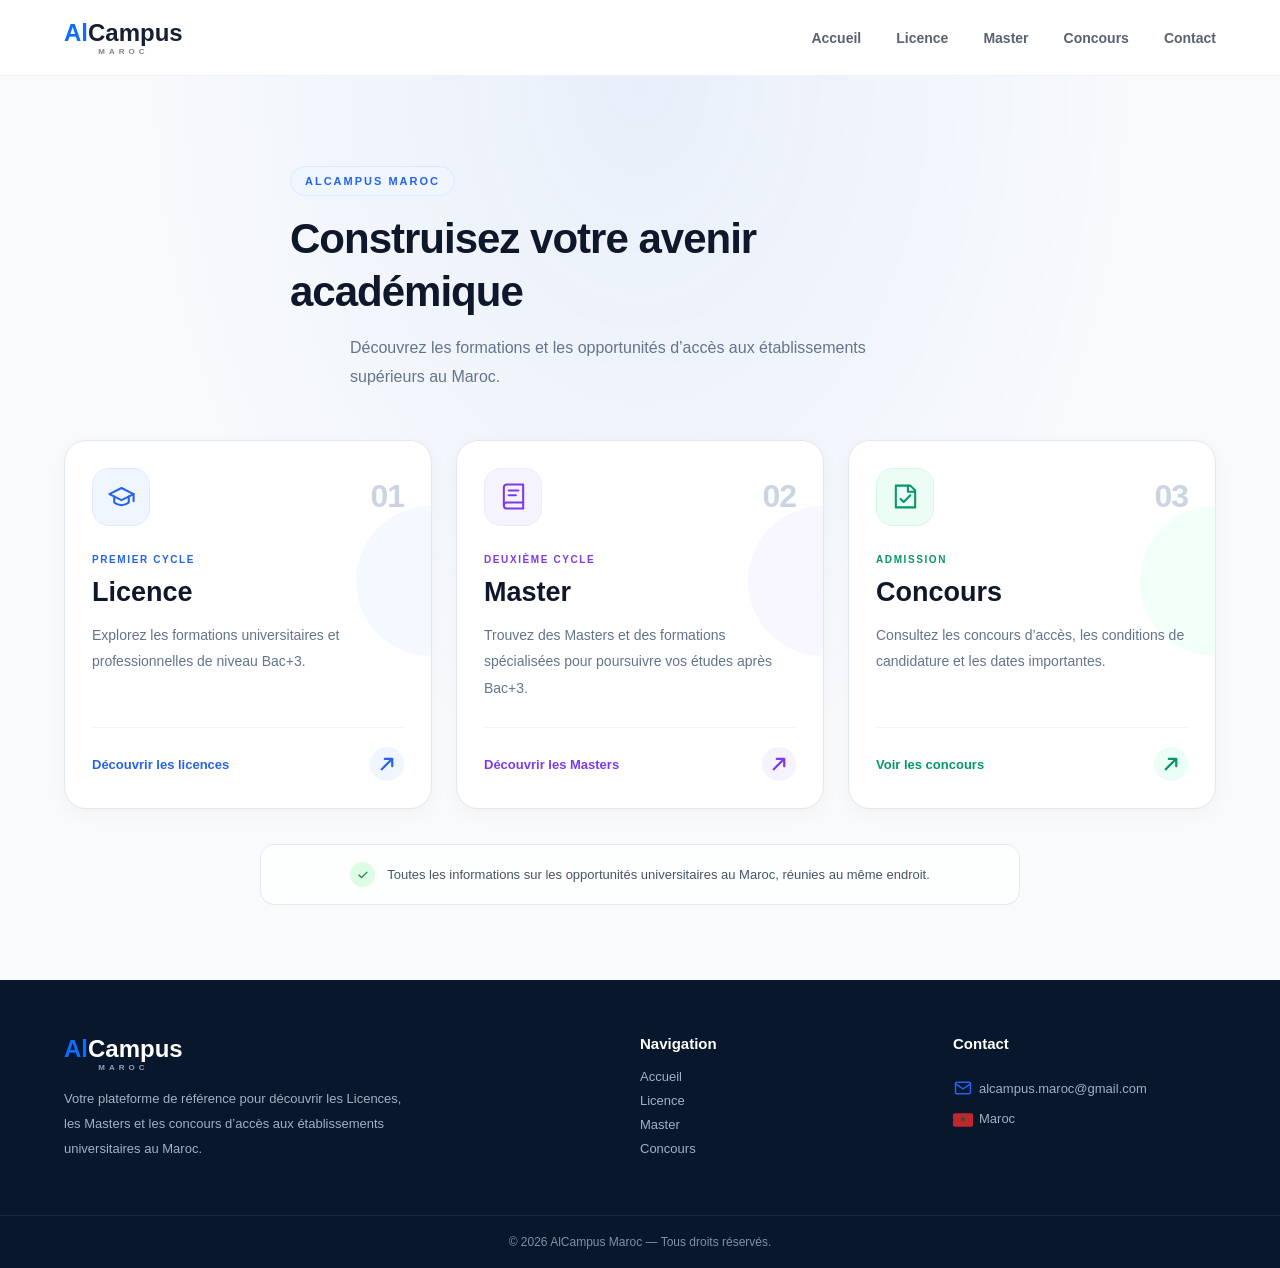
<file: index.html>
<!DOCTYPE html>
<html lang="fr">
<head>
    <meta charset="UTF-8">
    <meta name="viewport" content="width=device-width, initial-scale=1.0">
	<link rel="icon" type="image/jpeg" href="icon.jpg">
	
	<meta name="description" content="اكتشف مباريات الولوج للمدارس والمعاهد والجامعات بالمغرب 2026-2027، ومباريات الماستر والإجازة المهنية، وشروط الترشيح والتسجيل وآخر آجال التقديم على AlCampus Maroc.">
    <meta name="keywords" content="AlCampus Maroc, Licence Maroc 2026-2027, Master Maroc 2026-2027, Concours Master Maroc, Concours Licence Maroc, Master public Maroc, Licence professionnelle Maroc, Masters ouverts Maroc, Concours d'accès aux universités, Préinscription Master Maroc, Candidature Master Maroc, Formation Bac+3 Maroc, Formation Bac+5 Maroc, Universités marocaines, Facultés Maroc, Études supérieures Maroc, AlMaster Maroc, AlCampus">
	<meta name="author" content="AlCampus Maroc">

    <meta name="robots" content="index, follow, max-image-preview:large">
    <link rel="canonical" href="https://www.alcampus-maroc.com/index.html">
	
	<meta property="og:type" content="website">
	<meta property="og:title" content="AlCampus Maroc 2026-2027">
	<meta property="og:description" content="اكتشف برامج الإجازة والماستر ومباريات">
	<meta property="og:url" content="https://www.alcampus-maroc.com/index.html">
	<meta property="og:site_name" content="AlCampus Maroc">
	
	<meta property="og:image" content="https://www.alcampus-maroc.com/cadr.jpg">
	<meta property="og:image:width" content="1200">
	<meta property="og:image:height" content="630">
	<meta property="og:image:alt" content="AlCampus Licence - Master - Concours">
	
	<meta property="og:locale" content="fr_MA">
	<meta property="og:locale:alternate" content="ar_MA">
	
    <title>Licence, Master et Concours au Maroc 2026-2027 | AlCampus</title>
	
	<script type="application/ld+json">
{
  "@context": "https://schema.org",
  "@graph": [
    {
      "@type": "WebSite",
      "@id": "https://www.alcampus-maroc.com/#website",
      "url": "https://www.alcampus-maroc.com/",
      "name": "AlCampus Maroc",
      "alternateName": [
        "AlCampus",
        "ألكامبوس المغرب",
        "AlCampus Concours Maroc",
        "AlCampus Master Maroc",
        "AlCampus Licence Maroc"
      ],
      "description": "Plateforme d'information sur les concours d'accès, les Masters et les Licences au Maroc pour l'année universitaire 2026-2027.",
      "inLanguage": [
        "fr-MA",
        "ar-MA"
      ],
      "publisher": {
        "@id": "https://www.alcampus-maroc.com/#organization"
      }
    },
    {
      "@type": "Organization",
      "@id": "https://www.alcampus-maroc.com/#organization",
      "name": "AlCampus Maroc",
      "url": "https://www.alcampus-maroc.com/",
      "email": "alcampus.maroc@gmail.com",
      "logo": {
        "@type": "ImageObject",
        "url": "https://www.alcampus-maroc.com/icon.jpg"
      },
      "description": "AlCampus Maroc est une plateforme d'information dédiée aux études supérieures, aux licences, aux masters et aux concours de recrutement au Maroc.",
      "areaServed": {
        "@type": "Country",
        "name": "Morocco"
      },
      "knowsAbout": [
		"Licence au Maroc",
		"Master au Maroc",
		"Concours de recrutement au Maroc",
		"Enseignement supérieur",
		"Concours d'accès aux établissements universitaires",
		"Recrutement dans la fonction publique",
		"الإجازة في المغرب",
		"الماستر في المغرب",
		"مباريات التوظيف في المغرب",
		"التعليم العالي بالمغرب",
		"مباريات ولوج الجامعات والمعاهد",
		"المباريات المهنية",
		"الوظيفة العمومية بالمغرب",
		"التسجيل في الجامعات المغربية",
		"مباريات ولوج سلك الماستر",
		"مباريات ولوج سلك الإجازة"
	]
    },
    {
      "@type": "WebPage",
      "@id": "https://www.alcampus-maroc.com/#webpage",
      "url": "https://www.alcampus-maroc.com/",
      "name": "مباريات الولوج والماستر والإجازة بالمغرب 2026-2027 | AlCampus",
      "description": "اكتشف مباريات الولوج للجامعات والمدارس والمعاهد بالمغرب، ومباريات الماستر والإجازة المهنية، وشروط الترشيح وآجال التسجيل.",
      "isPartOf": {
        "@id": "https://www.alcampus-maroc.com/#website"
      },
      "about": {
        "@id": "https://www.alcampus-maroc.com/#organization"
      },
      "inLanguage": [
        "ar-MA",
        "fr-MA"
      ]
    }
  ]
}
</script>

    <link rel="stylesheet" href="css_js/style_1.css">
</head>

<body>

    <!-- Header -->
    <header class="header">
        <div class="container navbar">

            <a href="#" class="logo">
                <span>Al</span>Campus
                <small>MAROC</small>
            </a>

            <nav class="nav">
                <a href="#">Accueil</a>
                <a href="licence/">Licence</a>
                <a href="master/">Master</a>
                <a href="concours/">Concours</a>
                <a href="#contact">Contact</a>
            </nav>

            <button class="menu-btn" id="menuBtn">
				<svg width="24" height="24" viewBox="0 0 24 24" fill="none" stroke="currentColor" stroke-width="2" stroke-linecap="round" stroke-linejoin="round" id="close" style="display:none">
					<use href="#ic-close"></use>
				</svg>
				
				<svg width="24" height="24" viewBox="0 0 24 24" fill="none" stroke="currentColor" stroke-width="2" stroke-linecap="round" stroke-linejoin="round" id="menu">
					<use href="#ic-menu"></use>
				</svg>
			</button>
        </div>
    </header>


	<!-- Choix -->
	<section class="study-choice hero" id="studyChoice">
		<div class="container">

			<div class="section-title center">
				<span class="section-label">ALCAMPUS MAROC</span>
				<h2>Construisez votre avenir académique</h2>
				<p>Découvrez les formations et les opportunités d’accès aux établissements supérieurs au Maroc.</p>
			</div>

			<div class="study-grid">

				<!-- Licence -->
				<a class="study-card licence-card" href="licence/">

					<div class="study-card-top">
						<span class="study-icon">
							<svg viewBox="0 0 24 24" fill="none"
								 stroke="currentColor" stroke-width="1.7"
								 stroke-linecap="round" stroke-linejoin="round"
								 aria-hidden="true">
								<path d="M22 10 12 5 2 10l10 5 10-5Z"/>
								<path d="M6 12v5c3.5 3 8.5 3 12 0v-5"/>
								<path d="M22 10v6"/>
							</svg>
						</span>

						<span class="study-number">01</span>
					</div>

					<div class="study-card-content">
						<span class="study-category">PREMIER CYCLE</span>
						<h3>Licence</h3>
						<p>Explorez les formations universitaires et professionnelles de niveau Bac+3.</p>
					</div>

					<div class="study-card-bottom">
						<span>Découvrir les licences</span>
						<span class="study-arrow" aria-hidden="true">
							<svg height="18" viewBox="0 0 24 24" fill="none" stroke="currentColor" stroke-width="3" stroke-linecap="round" stroke-linejoin="round">
								<use href="#ic-up-right"></use>
							</svg>
						</span>
					</div>

				</a>

				<!-- Master -->
				<a class="study-card master-card" href="master/">

					<div class="study-card-top">
						<span class="study-icon">
							<svg viewBox="0 0 24 24" fill="none"
								 stroke="currentColor" stroke-width="1.7"
								 stroke-linecap="round" stroke-linejoin="round"
								 aria-hidden="true">
								<path d="M4 19.5A2.5 2.5 0 0 1 6.5 17H20"/>
								<path d="M6.5 2H20v20H6.5A2.5 2.5 0 0 1 4 19.5v-15A2.5 2.5 0 0 1 6.5 2Z"/>
								<path d="M8 7h8"/>
								<path d="M8 11h6"/>
							</svg>
						</span>

						<span class="study-number">02</span>
					</div>

					<div class="study-card-content">
						<span class="study-category">DEUXIÈME CYCLE</span>
						<h3>Master</h3>
						<p>Trouvez des Masters et des formations spécialisées pour poursuivre vos études après Bac+3.</p>
					</div>

					<div class="study-card-bottom">
						<span>Découvrir les Masters</span>
						<span class="study-arrow" aria-hidden="true">
							<svg height="18" viewBox="0 0 24 24" fill="none" stroke="currentColor" stroke-width="3" stroke-linecap="round" stroke-linejoin="round">
								<use href="#ic-up-right"></use>
							</svg>
						</span>
					</div>

				</a>

				<!-- Concours -->
				<a class="study-card concours-card" href="concours/">

					<div class="study-card-top">
						<span class="study-icon">
							<svg viewBox="0 0 24 24" fill="none"
								 stroke="currentColor" stroke-width="1.7"
								 stroke-linecap="round" stroke-linejoin="round"
								 aria-hidden="true">
								<path d="M8 3h8l4 4v14H4V3h4Z"/>
								<path d="M14 3v5h6"/>
								<path d="m8 14 2.5 2.5L16 11"/>
							</svg>
						</span>

						<span class="study-number">03</span>
					</div>
		<div class="study-card-content">
						<span class="study-category">ADMISSION</span>
						<h3>Concours</h3>
						<p>
							Consultez les concours d’accès, les conditions
							de candidature et les dates importantes.
						</p>
					</div>

					<div class="study-card-bottom">
						<span>Voir les concours</span>
						<span class="study-arrow" aria-hidden="true">
							<svg height="18" viewBox="0 0 24 24" fill="none" stroke="currentColor" stroke-width="3" stroke-linecap="round" stroke-linejoin="round">
								<use href="#ic-up-right"></use>
							</svg>
						</span>
					</div>

				</a>

			</div>

			<div class="study-note">
				<span class="study-note-icon" aria-hidden="true">
					<svg xmlns="http://www.w3.org/2000/svg" width="1em" height="1em" viewBox="0 0 24 24"><title>check</title><path fill="currentColor" d="m9.55 18l-5.7-5.7l1.425-1.425L9.55 15.15l9.175-9.175L20.15 7.4z"/></svg>
				</span>
				<p>Toutes les informations sur les opportunités universitaires au Maroc, réunies au même endroit.</p>
			</div>

		</div>
	</section>


    <!-- Footer -->
    <footer id="contact">

        <div class="container footer-content">

            <div>
                <a href="#" class="logo">
                    <span>Al</span>Campus
                    <small>MAROC</small>
                </a>

                <p>Votre plateforme de référence pour découvrir les Licences, les Masters et les concours d’accès aux établissements universitaires au Maroc.</p>
            </div>

            <div>
                <h4>Navigation</h4>
                <a href="#">Accueil</a>
                <a href="licence/">Licence</a>
                <a href="master/">Master</a>
                <a href="concours/">Concours</a>
            </div>

            <div>
                <h4>Contact</h4>
                <a href="mailto:alcampus.maroc@gmail.com" style="display: inline-flex; align-items: center; gap: 6px; text-decoration: none;">
					<svg width="20" height="20"
						 viewBox="0 0 24 24"
						 fill="none"
						 stroke="#2563eb"
						 stroke-width="1.8"
						 stroke-linecap="round"
						 stroke-linejoin="round"
						 aria-hidden="true">
						<use href="#ic-email"></use>
					</svg>

					<span>alcampus.maroc@gmail.com</span>
				</a> <br>
                
				<p style="display: inline-flex; align-items: center; gap: 6px;">
					<svg width="20" height="14" class="line" role="img" aria-label="Drapeau du Maroc">
						<use href="#ic-maroc"></use>
					</svg>
					<span>Maroc</span>
				</p>
            </div>

        </div>

        <div class="copyright">
            © 2026 AlCampus Maroc — Tous droits réservés.
        </div>

    </footer>
	
	<!-- Icons SVG -->
	<svg xmlns="http://www.w3.org/2000/svg" style="display:none;">
		<symbol id="ic-maroc" viewBox="0 0 60 40">
			<rect width="60" height="40" rx="5" fill="#C1272D"/>
			<path d="M30 10 L34.7 24.5 L22.3 15.5 H37.7 L25.3 24.5 Z"
				  fill="none"
				  stroke="#006233"
				  stroke-width="1.8"
				  stroke-linejoin="round"/>
		</symbol>
	</svg>
	
	<svg xmlns="http://www.w3.org/2000/svg" style="display:none;">
		<symbol id="ic-email" viewBox="0 0 24 24">
			<rect x="3" y="5" width="18" height="14" rx="2"/>
			<path d="m3 7 9 6 9-6"/>
		</symbol>
	</svg>
	
	<svg xmlns="http://www.w3.org/2000/svg" style="display:none">
		<symbol id="ic-close" viewBox="0 0 24 24">
			<path d="M18 6 6 18"/>
			<path d="m6 6 12 12"/>
		</symbol>
	</svg>
	
	<svg xmlns="http://www.w3.org/2000/svg" style="display:none">
		<symbol id="ic-menu" viewBox="0 0 24 24">
			<path d="M4 5h16"/>
			<path d="M4 12h16"/>
			<path d="M4 19h16"/>
		</symbol>
	</svg>

	<svg xmlns="http://www.w3.org/2000/svg" style="display:none">
		<symbol id="ic-up-right" viewBox="0 0 24 24">
			<line x1="18.36" y1="5.64" x2="5" y2="19"/>
			<polyline points="9 5 19 5 19 14.9"/>
		</symbol>
	</svg>

    <script>
		const menuBtn = document.getElementById("menuBtn");
		const nav = document.querySelector(".nav");

		menuBtn.addEventListener("click", () => {

			nav.classList.toggle("active");

			if (nav.classList.contains("active")) {
				document.getElementById("close").style.display = "block";
				document.getElementById("menu").style.display = "none";
			} else {
				document.getElementById("menu").style.display = "block";
				document.getElementById("close").style.display = "none";
			}

		});

		document.querySelectorAll(".nav a").forEach(link => {

			link.addEventListener("click", () => {

				nav.classList.remove("active");
				document.getElementById("menu").style.display = "block";
				document.getElementById("close").style.display = "none";

			});

		});
		
		document.addEventListener("selectstart", function(e){e.preventDefault();});
	</script>

</body>
</html>
</file>
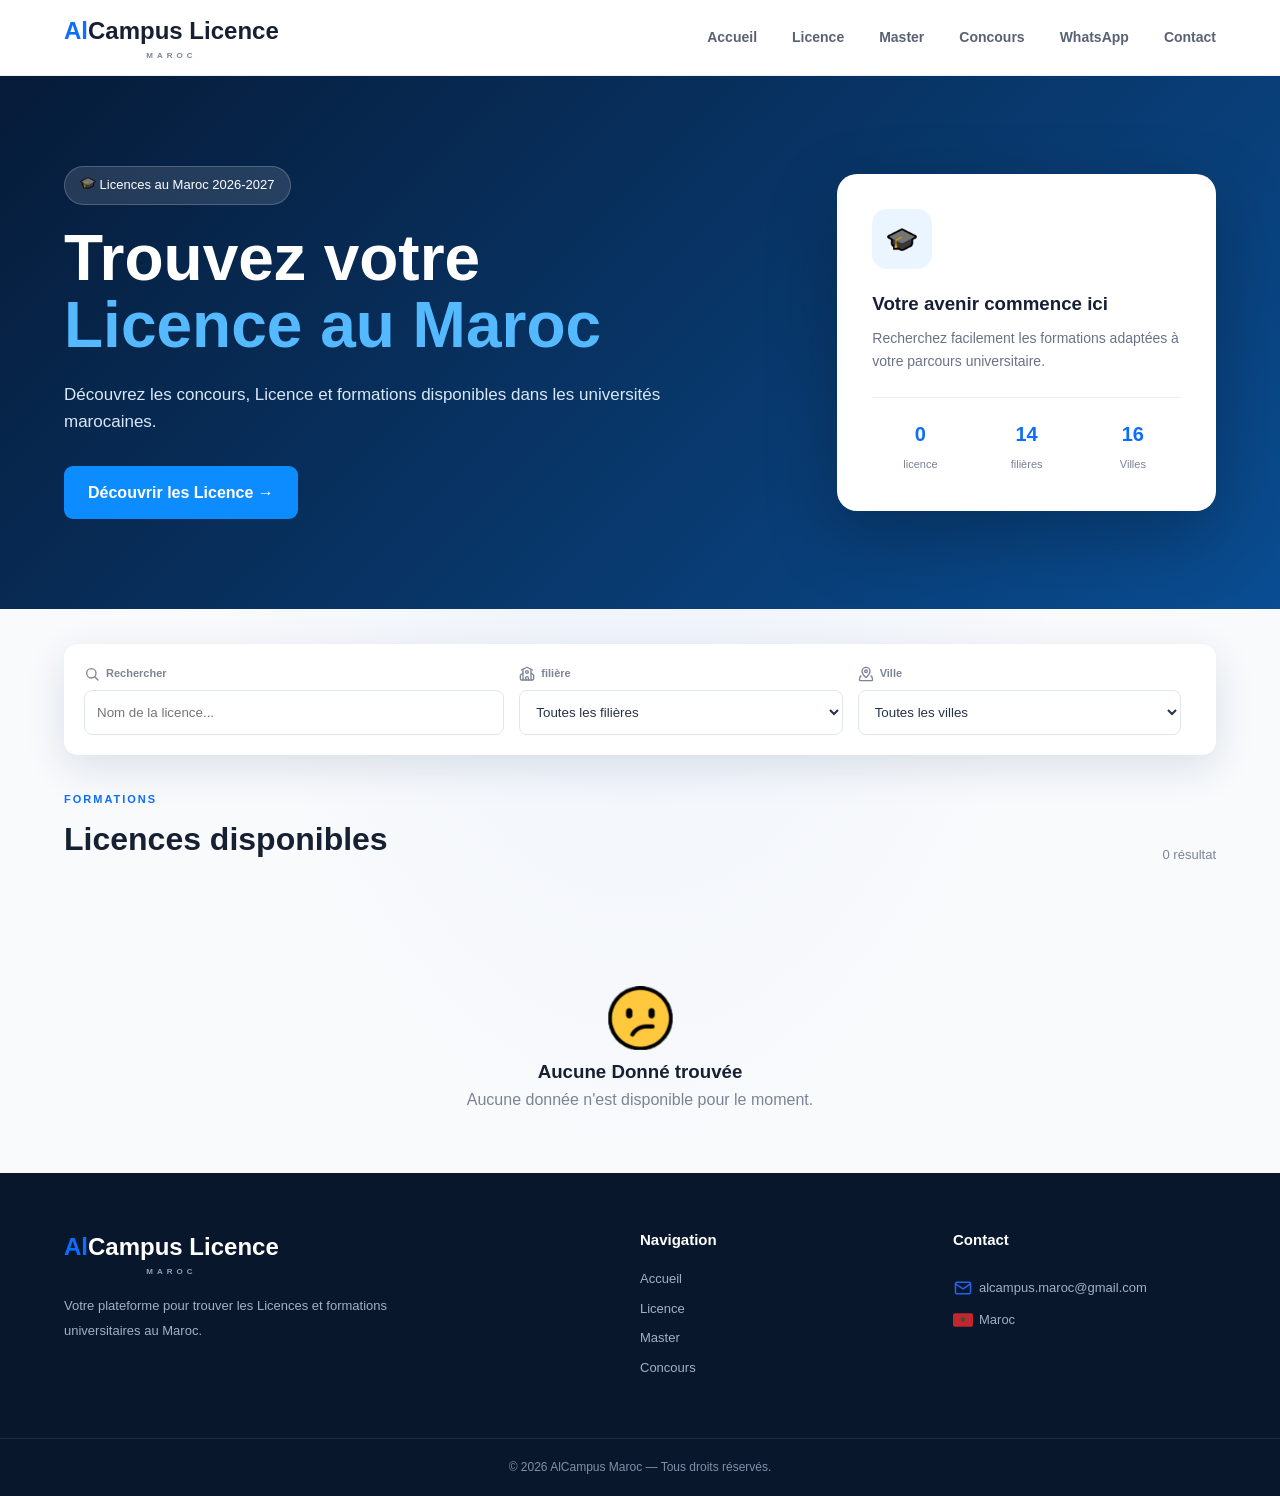
<file: licence/index.html>
<!DOCTYPE html>
<html lang="fr">
<head>
    <meta charset="UTF-8">
	<meta name="viewport" content="width=device-width, initial-scale=1.0">
	<link rel="icon" type="image/jpeg" href="../icon.jpg">

	<meta name="description" content="Découvrez les licences au Maroc pour 2026-2027 : formations universitaires, concours d'accès, conditions de candidature, résultats et listes des admis dans les universités marocaines.">
	<meta name="keywords" content="licence Maroc 2026-2027, licences Maroc, concours licence Maroc, résultats licence Maroc, inscription licence Maroc, liste des admis licence, licence Rabat, licence Casablanca, licence Fès, licence Marrakech, licence Agadir, FSJES licence">
	<meta name="author" content="AlCampus Maroc">
	
	<meta name="robots" content="index, follow, max-image-preview:large">
	<link rel="canonical" href="https://www.alcampus-maroc.com/licence/index.html">

	<meta property="og:type" content="website">
	<meta property="og:title" content="Licences au Maroc 2026-2027 | AlCampus Licence">
	<meta property="og:description" content="اطلع على برامج الإجازة، ومباريات الولوج، والنتائج، وقوائم المقبولين في الجامعات المغربية">
	<meta property="og:url" content="https://www.alcampus-maroc.com/licence/index.html">
	<meta property="og:site_name" content="AlCampus Maroc">
	
	<meta property="og:image" content="https://www.alcampus-maroc.com/licence/cadr.jpg">
	<meta property="og:image:width" content="1200">
	<meta property="og:image:height" content="630">
	<meta property="og:image:alt" content="Licences au Maroc 2026-2027 - AlCampus Maroc">
	
	<meta property="og:locale" content="fr_MA">
	<meta property="og:locale:alternate" content="ar_MA">

	<title>Licences au Maroc 2026-2027 : Concours et Résultats | AlCampus Licence</title>
	
    <link rel="stylesheet" href="../css_js/style_2.css">
	<script async src="https://pagead2.googlesyndication.com/pagead/js/adsbygoogle.js?client=ca-pub-VOTRE_ID"></script>
	<script type="application/ld+json">
{
  "@context": "https://schema.org",
  "@graph": [
    {
      "@type": "WebSite",
      "@id": "https://www.alcampus-maroc.com/#website",
      "url": "https://www.alcampus-maroc.com/",
      "name": "AlCampus Maroc",
      "alternateName": [
        "AlCampus",
        "ألكامبوس المغرب",
        "AlCampus Maroc",
        "AlCampus Licence Maroc"
      ],
      "description": "Plateforme d'information sur les concours d'accès, les Masters et les Licences au Maroc pour l'année universitaire 2026-2027.",
      "inLanguage": [
        "fr-MA",
        "ar-MA"
      ],
      "publisher": {
        "@id": "https://www.alcampus-maroc.com/#organization"
      }
    },
    {
      "@type": "Organization",
      "@id": "https://www.alcampus-maroc.com/#organization",
      "name": "AlCampus Maroc",
      "url": "https://www.alcampus-maroc.com/",
      "email": "alcampus.maroc@gmail.com",
      "logo": {
        "@type": "ImageObject",
        "url": "https://www.alcampus-maroc.com/icon.jpg"
      },
      "description": "AlCampus Maroc est une plateforme d'information dédiée aux études supérieures, aux licences, aux masters et aux concours de recrutement au Maroc.",
      "areaServed": {
        "@type": "Country",
        "name": "Morocco"
      },
      "knowsAbout": [
		"Licence au Maroc",
		"Master au Maroc",
		"Concours de recrutement au Maroc",
		"Enseignement supérieur",
		"Concours d'accès aux établissements universitaires",
		"Recrutement dans la fonction publique",
		"الإجازة في المغرب",
		"الماستر في المغرب",
		"مباريات التوظيف في المغرب",
		"التعليم العالي بالمغرب",
		"مباريات ولوج الجامعات والمعاهد",
		"المباريات المهنية",
		"الوظيفة العمومية بالمغرب",
		"التسجيل في الجامعات المغربية",
		"مباريات ولوج سلك الماستر",
		"مباريات ولوج سلك الإجازة"
	]
    },
    {
      "@type": "WebPage",
      "@id": "https://www.alcampus-maroc.com/licence/index.html/#webpage",
      "url": "https://www.alcampus-maroc.com/licence/index.html",
      "name": "Licences au Maroc 2026-2027 : Concours et Résultats | AlCampus",
      "description": "اكتشف مباريات الولوج للجامعات والمدارس والمعاهد بالمغرب، ومباريات الماستر والإجازة المهنية، وشروط الترشيح وآجال التسجيل.",
      "isPartOf": {
        "@id": "https://www.alcampus-maroc.com/#website"
      },
      "about": {
        "@id": "https://www.alcampus-maroc.com/#organization"
      },
      "inLanguage": [
        "ar-MA",
        "fr-MA"
      ]
    }
  ]
}
</script>
</head>

<body>

    <!-- Header -->
    <header class="header">
        <div class="container navbar">

            <a href="#" class="logo">
                <span>Al</span>Campus Licence
                <small>MAROC</small>
            </a>

            <nav class="nav">
                <a href="../">Accueil</a>
                <a href="#accueil">Licence</a>
                <a href="../master/">Master</a>
                <a href="../concours/">Concours</a>
                <a href="https://whatsapp.com/channel/0029VbDy5HbHwXb7iQehzB44" target="_blank">WhatsApp</a>
                <a href="#contact">Contact</a>
            </nav>

            <button class="menu-btn" id="menuBtn">
				<svg width="24" height="24" viewBox="0 0 24 24" fill="none" stroke="currentColor" stroke-width="2" stroke-linecap="round" stroke-linejoin="round" id="close" style="display:none">
					<use href="#ic-close"></use>
				</svg>
				
				<svg width="24" height="24" viewBox="0 0 24 24" fill="none" stroke="currentColor" stroke-width="2" stroke-linecap="round" stroke-linejoin="round" id="menu">
					<use href="#ic-menu"></use>
				</svg>
			</button>
        </div>
    </header>


    <!-- Hero -->
    <section class="hero" id="accueil">

        <div class="container hero-content">

            <div class="hero-text">
                <span class="badge"><img src="../icons/graduation.png" width="16"> Licences au Maroc 2026-2027</span>

                <h1>
                    Trouvez votre
                    <span>Licence au Maroc</span>
                </h1>

                <p>
                    Découvrez les concours, Licence et formations
                    disponibles dans les universités marocaines.
                </p>

                <a href="#decouvrir" class="btn-primary">
                    Découvrir les Licence →
                </a>
            </div>

            <div class="hero-card">

                <div class="hero-icon"><img src="../icons/graduation.png" width="30"></div>

                <h3>Votre avenir commence ici</h3>

                <p>
                    Recherchez facilement les formations adaptées
                    à votre parcours universitaire.
                </p>

                <div class="stats">
                    <div>
                        <strong id="lenmast">0</strong>
                        <span>licence</span>
                    </div>

                    <div>
                        <strong id="len2">0</strong>
                        <span>filières</span>
                    </div>

                    <div>
                        <strong id="len3">0</strong>
                        <span>Villes</span>
                    </div>
                </div>

            </div>

        </div>

    </section>


    <!-- Search -->
    <section class="search-section">

        <div class="container">

            <div class="search-box">

                <div class="search-input">
                    <label>
						<svg width="16" height="16"
							 viewBox="0 0 24 24"
							 fill="none"
							 stroke="currentColor"
							 stroke-width="2"
							 stroke-linecap="round"
							 stroke-linejoin="round"
							 aria-hidden="true">
							<use href="#ic-search"></use>
						</svg>
					Rechercher</label>
                    <input
                        type="text"
                        id="searchInput"
                        placeholder="Nom de la licence..."
                    >
                </div>

                <div class="search-input">
                    <label>
						<svg width="16" height="16"				
							viewBox="0 0 24 24"
							fill="none"
							stroke="currentColor"
							stroke-width="2"
							stroke-linecap="round"
							stroke-linejoin="round">
							<use href="#ic-school"></use>
						</svg>
					filière</label>

                    <select id="universityFilter">
                        <option value="">Toutes les filières</option>
                        <option value="FSJES">FSJES</option>
						<option value="FLSH">FLSH</option>
						<option value="FS">FS</option>
						<option value="ENCG">ENCG</option>
						<option value="FST">FST</option>
						<option value="FP">FP</option>
						<option value="ENS">ENS</option>
						<option value="ENSA">ENSA</option>
						<option value="ENSAM">ENSAM</option>
						<option value="FSE">FSE</option>
						<option value="FEG">FEG</option>
						<option value="FSJP">FSJP</option>
						<option value="FSHS">FSHS</option>
						<option value="ESEF">ESEF</option>
                    </select>
                </div>

                <div class="search-input">
                    <label>
					<svg xmlns="http://www.w3.org/2000/svg"
						width="16"
						height="16"
						viewBox="0 0 24 24" 
						fill="none" 
						stroke="currentColor" 
						stroke-width="2" 
						stroke-linecap="round" 
						stroke-linejoin="round">
						<use href="#ic-map"></use>
					</svg>
					Ville</label>
					
					

                    <select id="cityFilter">
						<option value="">Toutes les villes</option>
						<option value="Rabat">Rabat</option>
						<option value="Casablanca">Casablanca</option>
						<option value="Marrakech">Marrakech</option>
						<option value="Fès">Fès</option>
						<option value="Kénitra">Kénitra</option>
						<option value="Settat">Settat</option>
						<option value="El Jadida">El Jadida</option>
						<option value="Tanger">Tanger</option>
						<option value="Tétouan">Tétouan</option>
						<option value="Oujda">Oujda</option>
						<option value="Meknès">Meknès</option>
						<option value="Béni Mellal">Béni Mellal</option>
						<option value="Agadir">Agadir</option>
						<option value="Laâyoune">Laâyoune</option>
						<option value="Errachidia">Errachidia</option>
						<option value="Safi">Safi</option>
					</select>

                </div>

            </div>

        </div>

    </section>


    <!-- Licence -->
    <main class="container" id="decouvrir">

        <div class="section-title">

            <div>
                <span class="section-label">FORMATIONS</span>
                <h2>Licences disponibles</h2>
            </div>

            <span id="resultCount" class="result-count">0 résultats</span>

        </div>

		<!-- Loading -->
        <div class="donnes-grid" id="donnesContainer"></div>

           
        <div class="no-results" id="noResults">
            <img src="../icons/imoje.png" width="65">
            <h3>Aucune licence trouvée</h3>
            <p>Essayez de modifier vos critères de recherche.</p>
        </div>
		
		<div class="pagination" id="pagination" style="display:none">
			<button class="pagination-btn" id="prevPage" onclick="prevPage()">← Précédent</button>
			<div class="pagination-pages" id="paginationPages"></div>
			<button class="pagination-btn" id="nextPage" onclick="nextPage()">Suivant →</button>
		</div>


    </main>


    <!-- Footer -->
    <footer id="contact">

        <div class="container footer-content">

            <div>
                <a href="#" class="logo">
                    <span>Al</span>Campus Licence
                    <small>MAROC</small>
                </a>

                <p>
                    Votre plateforme pour trouver les Licences
                    et formations universitaires au Maroc.
                </p>
            </div>

            <div>
                <h4>Navigation</h4>
                <a href="../">Accueil</a>
                <a href="#accueil">Licence</a>
                <a href="../master/">Master</a>
                <a href="../concours/">Concours</a>
            </div>

            <div>
                <h4>Contact</h4>
                <a href="mailto:alcampus.maroc@gmail.com" style="display: inline-flex; align-items: center; gap: 6px; text-decoration: none;">
					<svg width="20" height="20"
						 viewBox="0 0 24 24"
						 fill="none"
						 stroke="#2563eb"
						 stroke-width="1.8"
						 stroke-linecap="round"
						 stroke-linejoin="round"
						 aria-hidden="true">
						<use href="#ic-email"></use>
					</svg>

					<span>alcampus.maroc@gmail.com</span>
				</a>
                <br>
				<p style="display: inline-flex; align-items: center; gap: 6px;">
					<svg width="20" height="14" class="line" role="img" aria-label="Drapeau du Maroc">
						<use href="#ic-maroc"></use>
					</svg>
					<span>Maroc</span>
				</p>
            </div>

        </div>

        <div class="copyright">
            © 2026 AlCampus Maroc — Tous droits réservés.
        </div>

    </footer>


	<!-- Icons SVG -->
	<svg xmlns="http://www.w3.org/2000/svg" style="display:none;">
		<symbol id="ic-maroc" viewBox="0 0 60 40">
			<rect width="60" height="40" rx="5" fill="#C1272D"/>
			<path d="M30 10 L34.7 24.5 L22.3 15.5 H37.7 L25.3 24.5 Z"
				  fill="none"
				  stroke="#006233"
				  stroke-width="1.8"
				  stroke-linejoin="round"/>
		</symbol>
	</svg>
	
	<svg xmlns="http://www.w3.org/2000/svg" style="display:none;">
		<symbol id="ic-email" viewBox="0 0 24 24">
			<rect x="3" y="5" width="18" height="14" rx="2"/>
			<path d="m3 7 9 6 9-6"/>
		</symbol>
	</svg>
	
	<svg xmlns="http://www.w3.org/2000/svg" style="display:none;">
    <symbol id="ic-search" viewBox="0 0 24 24">
        <circle cx="11" cy="11" r="7"/>
        <path d="m16 16 5 5"/>
    </symbol>
	</svg>
	
	<svg xmlns="http://www.w3.org/2000/svg" style="display:none">
		<symbol id="ic-school" viewBox="0 0 24 24">
			<path d="M14 21v-3a2 2 0 0 0-4 0v3"/>
			<path d="M18 4.933V21"/>
			<path d="m4 6 7.106-3.79a2 2 0 0 1 1.788 0L20 6"/>
			<path d="m6 11-3.52 2.147a1 1 0 0 0-.48.854V19a2 2 0 0 0 2 2h16a2 2 0 0 0 2-2v-5a1 1 0 0 0-.48-.853L18 11"/>
			<path d="M6 4.933V21"/><circle cx="12" cy="9" r="2"/>
		</symbol>
	</svg>
	
	<svg xmlns="http://www.w3.org/2000/svg" style="display:none">
		<symbol id="ic-map" viewBox="0 0 24 24">
			<path d="M18 8c0 3.613-3.869 7.429-5.393 8.795a1 1 0 01-1.214 0C9.87 15.429 6 11.613 6 8a6 6 0 0112 0"/>
			<path d="M4.474 15h-.197a1 1 0 00-.969.753l-1.097 4.35a1.5 1.5 0 001.444 1.898L20.344 22a1.5 1.5 0 001.446-1.897l-1.098-4.35a1 1 0 00-.969-.753h-.197"/>
			<circle cx="12" cy="8" r="2"/>
		</symbol>
	</svg>
		
	<svg xmlns="http://www.w3.org/2000/svg" style="display:none">
		<symbol id="ic-map-pin" viewBox="0 0 24 24">
			<path d="M20 10c0 4.993-5.539 10.193-7.399 11.799a1 1 0 0 1-1.202 0C9.539 20.193 4 14.993 4 10a8 8 0 0 1 16 0"/>
			<circle cx="12" cy="10" r="3"/>
		</symbol>
	</svg>
	
	<svg xmlns="http://www.w3.org/2000/svg" style="display:none;">
		<symbol id="ic-calendar" viewBox="0 0 48 48">

			<rect x="5" y="9" width="38" height="34"
				  rx="5" fill="#FFFFFF"
				  stroke="#D1D5DB" stroke-width="1.5"/>

			<path d="M5 14a5 5 0 0 1 5-5h28a5 5 0 0 1 5 5v7H5Z"
				  fill="#E53935"/>

			<path d="M15 5v10M33 5v10"
				  stroke="#374151" stroke-width="3.5"
				  stroke-linecap="round"/>

			<g fill="#9CA3AF">
				<rect x="12" y="26" width="5" height="4" rx="1"/>
				<rect x="21" y="26" width="5" height="4" rx="1"/>
				<rect x="30" y="26" width="5" height="4" rx="1"/>
				<rect x="12" y="34" width="5" height="4" rx="1"/>
				<rect x="30" y="34" width="5" height="4" rx="1"/>
			</g>

			<rect x="21" y="34" width="5" height="4"
				  rx="1" fill="#E53935"/>

		</symbol>
	</svg>
	
	<svg xmlns="http://www.w3.org/2000/svg" style="display:none">
		<symbol id="ic-close" viewBox="0 0 24 24">
			<path d="M18 6 6 18"/>
			<path d="m6 6 12 12"/>
		</symbol>
	</svg>
	
	<svg xmlns="http://www.w3.org/2000/svg" style="display:none">
		<symbol id="ic-menu" viewBox="0 0 24 24">
			<path d="M4 5h16"/>
			<path d="M4 12h16"/>
			<path d="M4 19h16"/>
		</symbol>
	</svg>

    <script src="../css_js/script.js"></script>

</body>
</html>
</file>
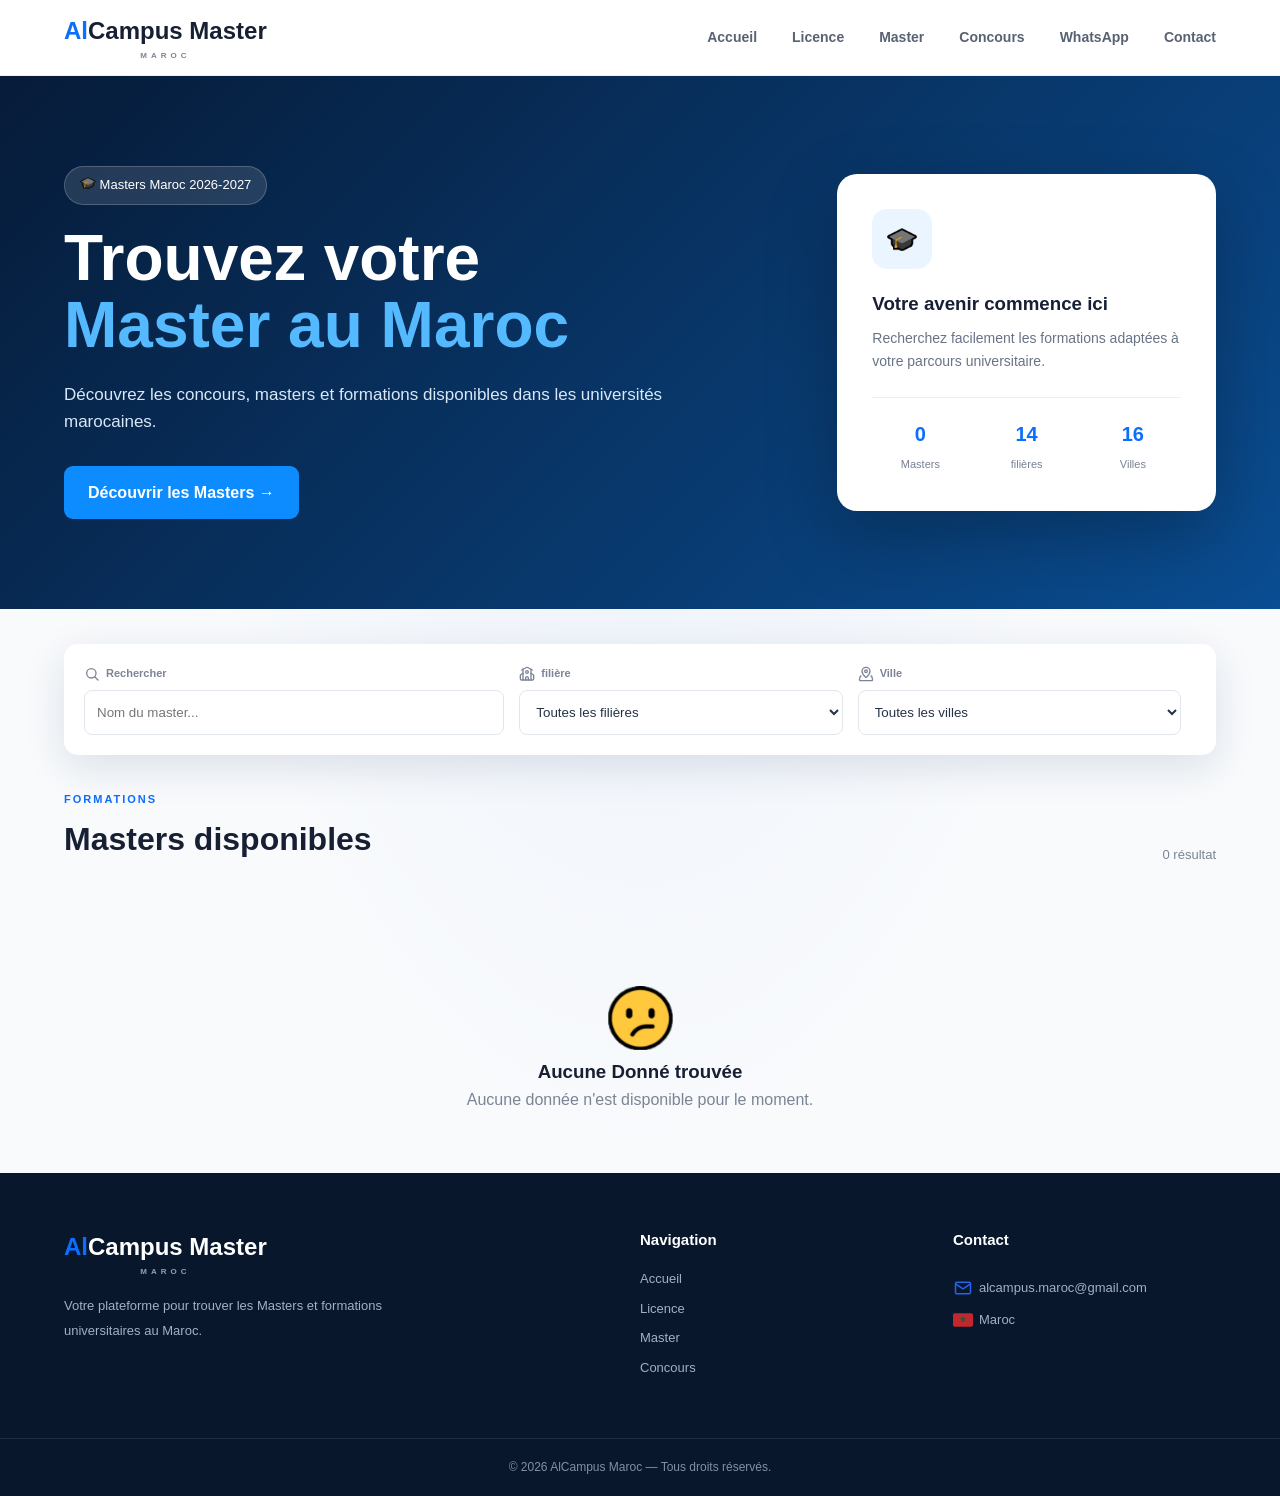
<file: master/index.html>
<!DOCTYPE html>
<html lang="fr">
<head>
    <meta charset="UTF-8">
    <meta name="viewport" content="width=device-width, initial-scale=1.0">
	<link rel="icon" type="image/jpeg" href="../icon.jpg">
	
	<meta name="description" content="Retrouvez les concours Master Maroc 2026-2027, les résultats, les listes des admis, les conditions de candidature et les inscriptions aux Masters des universités marocaines.">
	<meta name="keywords" content="master maroc 2026-2027, resultat master maroc, résultats concours master, concours master maroc, fsjes master, master fsjes, inscription master maroc, liste des admis master, master rabat, master casablanca, master fes, master agadir, master marrakech, fs meknès master, fsjes ain chock master resultat, التسجيل في الماستر بالمغرب, ماستر 2026-2027, نتائج مباريات الماستر, الماسترات المفتوحة بالمغرب, شروط التسجيل في الماستر, آخر أجل التسجيل في الماستر, ماستر الجامعات المغربية, ماستر كلية الاقتصاد والتدبير">
	<meta name="author" content="AlCampus Maroc">

    <meta name="robots" content="index, follow, max-image-preview:large">
    <link rel="canonical" href="https://www.alcampus-maroc.com/master/index.html">
	
	<meta property="og:type" content="website">
	<meta property="og:title" content="ماسترات المغرب 2026-2027 | AlCampus Master">
	<meta property="og:description" content="اكتشف الماسترات ومباريات الماستر المتاحة في الجامعات المغربية.">
	<meta property="og:url" content="https://www.alcampus-maroc.com/master/index.html">
	<meta property="og:site_name" content="AlCampus Maroc Master">
	
	<meta property="og:image" content="https://www.alcampus-maroc.com/master/cadr.jpg">
	<meta property="og:image:width" content="1200">
	<meta property="og:image:height" content="630">
	<meta property="og:image:alt" content="ماسترات المغرب 2026-2027 | AlCampus Master">
	
	<meta property="og:locale" content="fr_MA">
	<meta property="og:locale:alternate" content="ar_MA">

    <title>Master au Maroc 2026-2027 : Concours et Résultats | AlCampus</title>

    <link rel="stylesheet" href="../css_js/style_2.css">
	<script async src="https://pagead2.googlesyndication.com/pagead/js/adsbygoogle.js?client=ca-pub-VOTRE_ID"></script>
	<script type="application/ld+json">
{
  "@context": "https://schema.org",
  "@graph": [
		{
	  "@type": "WebSite",
	  "@id": "https://www.alcampus-maroc.com/#website",
	  "url": "https://www.alcampus-maroc.com/",
	  "name": "AlCampus Maroc",
	  "alternateName": [
		"AlCampus",
		"AlCampus Master",
		"ألكامبوس المغرب"
	  ],
	  "description": "Plateforme d'information sur les concours d'accès, les Masters et les Licences au Maroc pour l'année universitaire 2026-2027.",
	  "inLanguage": [
		"ar-MA",
		"fr-MA"
	  ],
	  "publisher": {
		"@id": "https://www.alcampus-maroc.com/#organization"
	  }
	},
    {
      "@type": "Organization",
      "@id": "https://www.alcampus-maroc.com/#organization",
      "name": "AlCampus Maroc",
      "url": "https://www.alcampus-maroc.com/",
      "email": "alcampus.maroc@gmail.com",
      "logo": {
        "@type": "ImageObject",
        "url": "https://www.alcampus-maroc.com/icon.jpg"
      },
      "description": "AlCampus Maroc est une plateforme d'information dédiée aux études supérieures, aux licences, aux masters et aux concours de recrutement au Maroc.",
      "areaServed": {
        "@type": "Country",
        "name": "Morocco"
      },
      "knowsAbout": [
		"Licence au Maroc",
		"Master au Maroc",
		"Concours de recrutement au Maroc",
		"Enseignement supérieur",
		"Concours d'accès aux établissements universitaires",
		"Recrutement dans la fonction publique",
		"الإجازة في المغرب",
		"الماستر في المغرب",
		"مباريات التوظيف في المغرب",
		"التعليم العالي بالمغرب",
		"مباريات ولوج الجامعات والمعاهد",
		"المباريات المهنية",
		"الوظيفة العمومية بالمغرب",
		"التسجيل في الجامعات المغربية",
		"مباريات ولوج سلك الماستر",
		"مباريات ولوج سلك الإجازة"
	]
    },
    {
      "@type": "WebPage",
      "@id": "https://www.alcampus-maroc.com/master/index.html/#webpage",
      "url": "https://www.alcampus-maroc.com/master/index.html",
      "name": "Master au Maroc 2026-2027 : Concours et Résultats | AlCampus",
      "description": "تابع مباريات الماستر بالمغرب، وتعرف على التخصصات المفتوحة وشروط الترشيح والانتقاء وآخر آجال التسجيل في الجامعات والكليات المغربية.",
      "isPartOf": {
        "@id": "https://www.alcampus-maroc.com/#website"
      },
      "about": {
        "@id": "https://www.alcampus-maroc.com/#organization"
      },
      "inLanguage": [
        "ar-MA",
        "fr-MA"
      ]
    }
  ]
}
</script>
</head>

<body>

    <!-- Header -->
    <header class="header">
        <div class="container navbar">

            <a href="#" class="logo">
                <span>Al</span>Campus Master
                <small>MAROC</small>
            </a>

            <nav class="nav">
                <a href="../">Accueil</a>
                <a href="../licence/">Licence</a>
                <a href="#accueil">Master</a>
                <a href="../concours/">Concours</a>
                <a href="https://whatsapp.com/channel/0029VbE19CmGufJ4r9XVdn0J" target="_blank">WhatsApp</a>
                <a href="#contact">Contact</a>
            </nav>

            <button class="menu-btn" id="menuBtn">
				<svg width="24" height="24" viewBox="0 0 24 24" fill="none" stroke="currentColor" stroke-width="2" stroke-linecap="round" stroke-linejoin="round" id="close" style="display:none">
					<use href="#ic-close"></use>
				</svg>
				
				<svg width="24" height="24" viewBox="0 0 24 24" fill="none" stroke="currentColor" stroke-width="2" stroke-linecap="round" stroke-linejoin="round" id="menu">
					<use href="#ic-menu"></use>
				</svg>
			</button>
        </div>
    </header>


    <!-- Hero -->
    <section class="hero" id="accueil">

        <div class="container hero-content">

            <div class="hero-text">
                <span class="badge"><img src="../icons/graduation.png" width="16"> Masters Maroc 2026-2027</span>

                <h1>
                    Trouvez votre
                    <span>Master au Maroc</span>
                </h1>

                <p>
                    Découvrez les concours, masters et formations
                    disponibles dans les universités marocaines.
                </p>

                <a href="#decouvrir" class="btn-primary">
                    Découvrir les Masters →
                </a>
            </div>

            <div class="hero-card">

                <div class="hero-icon"><img src="../icons/graduation.png" width="30"></div>

                <h3>Votre avenir commence ici</h3>

                <p>
                    Recherchez facilement les formations adaptées
                    à votre parcours universitaire.
                </p>

                <div class="stats">
                    <div>
                        <strong id="lenmast">0</strong>
                        <span>Masters</span>
                    </div>

                    <div>
                        <strong id="len2">0</strong>
                        <span>filières</span>
                    </div>

                    <div>
                        <strong id="len3">0</strong>
                        <span>Villes</span>
                    </div>
                </div>

            </div>

        </div>

    </section>


    <!-- Search -->
    <section class="search-section">

        <div class="container">

            <div class="search-box">

                <div class="search-input">
                    <label>
						<svg width="16" height="16"
							 viewBox="0 0 24 24"
							 fill="none"
							 stroke="currentColor"
							 stroke-width="2"
							 stroke-linecap="round"
							 stroke-linejoin="round"
							 aria-hidden="true">
							<use href="#ic-search"></use>
						</svg>
					Rechercher</label>
                    <input
                        type="text"
                        id="searchInput"
                        placeholder="Nom du master..."
                    >
                </div>

                <div class="search-input">
                    <label>
						<svg width="16" height="16"				
							viewBox="0 0 24 24"
							fill="none"
							stroke="currentColor"
							stroke-width="2"
							stroke-linecap="round"
							stroke-linejoin="round">
							<use href="#ic-school"></use>
						</svg>
					filière</label>

                    <select id="universityFilter">
                        <option value="">Toutes les filières</option>
                        <option value="FSJES">FSJES</option>
						<option value="FLSH">FLSH</option>
						<option value="FS">FS</option>
						<option value="ENCG">ENCG</option>
						<option value="FST">FST</option>
						<option value="FP">FP</option>
						<option value="ENS">ENS</option>
						<option value="ENSA">ENSA</option>
						<option value="ENSAM">ENSAM</option>
						<option value="FSE">FSE</option>
						<option value="FEG">FEG</option>
						<option value="FSJP">FSJP</option>
						<option value="FSHS">FSHS</option>
						<option value="ESEF">ESEF</option>
                    </select>
                </div>

                <div class="search-input">
                    <label>
					<svg xmlns="http://www.w3.org/2000/svg"
						width="16"
						height="16"
						viewBox="0 0 24 24" 
						fill="none" 
						stroke="currentColor" 
						stroke-width="2" 
						stroke-linecap="round" 
						stroke-linejoin="round">
						<use href="#ic-map"></use>
					</svg>
					Ville</label>
					
					

                    <select id="cityFilter">
						<option value="">Toutes les villes</option>
						<option value="Rabat">Rabat</option>
						<option value="Casablanca">Casablanca</option>
						<option value="Marrakech">Marrakech</option>
						<option value="Fès">Fès</option>
						<option value="Kénitra">Kénitra</option>
						<option value="Settat">Settat</option>
						<option value="El Jadida">El Jadida</option>
						<option value="Tanger">Tanger</option>
						<option value="Tétouan">Tétouan</option>
						<option value="Oujda">Oujda</option>
						<option value="Meknès">Meknès</option>
						<option value="Béni Mellal">Béni Mellal</option>
						<option value="Agadir">Agadir</option>
						<option value="Laâyoune">Laâyoune</option>
						<option value="Errachidia">Errachidia</option>
						<option value="Safi">Safi</option>
					</select>

                </div>

            </div>

        </div>

    </section>


    <!-- Masters -->
    <main class="container" id="decouvrir">

        <div class="section-title">

            <div>
                <span class="section-label">FORMATIONS</span>
                <h2>Masters disponibles</h2>
            </div>

            <span id="resultCount" class="result-count">0 résultats</span>

        </div>

		<!-- Loading -->
        <div class="donnes-grid" id="donnesContainer"></div>

           
        <div class="no-results" id="noResults">
            <img src="../icons/imoje.png" width="65">
            <h3>Aucun master trouvé</h3>
            <p>Essayez de modifier vos critères de recherche.</p>
        </div>
		
		<div class="pagination" id="pagination" style="display:none">
			<button class="pagination-btn" id="prevPage" onclick="prevPage()">← Précédent</button>
			<div class="pagination-pages" id="paginationPages"></div>
			<button class="pagination-btn" id="nextPage" onclick="nextPage()">Suivant →</button>
		</div>


    </main>


    <!-- Footer -->
    <footer id="contact">

        <div class="container footer-content">

            <div>
                <a href="/index.html" class="logo">
                    <span>Al</span>Campus Master
                    <small>MAROC</small>
                </a>

                <p>Votre plateforme pour trouver les Masters et formations universitaires au Maroc.</p>
            </div>

            <div>
                <h4>Navigation</h4>
                <a href="../">Accueil</a>
                <a href="../licence/">Licence</a>
                <a href="#accueil">Master</a>
                <a href="../concours/">Concours</a>
            </div>

            <div>
                <h4>Contact</h4>
                <a href="mailto:alcampus.maroc@gmail.com" style="display: inline-flex; align-items: center; gap: 6px; text-decoration: none;">
					<svg width="20" height="20"
						 viewBox="0 0 24 24"
						 fill="none"
						 stroke="#2563eb"
						 stroke-width="1.8"
						 stroke-linecap="round"
						 stroke-linejoin="round"
						 aria-hidden="true">
						<use href="#ic-email"></use>
					</svg>

					<span>alcampus.maroc@gmail.com</span>
				</a>
                <br>
				<p style="display: inline-flex; align-items: center; gap: 6px;">
					<svg width="20" height="14" class="line" role="img" aria-label="Drapeau du Maroc">
						<use href="#ic-maroc"></use>
					</svg>
					<span>Maroc</span>
				</p>
            </div>

        </div>

        <div class="copyright">
            © 2026 AlCampus Maroc — Tous droits réservés.
        </div>

    </footer>


	<!-- Icons SVG -->
	<svg xmlns="http://www.w3.org/2000/svg" style="display:none;">
		<symbol id="ic-maroc" viewBox="0 0 60 40">
			<rect width="60" height="40" rx="5" fill="#C1272D"/>
			<path d="M30 10 L34.7 24.5 L22.3 15.5 H37.7 L25.3 24.5 Z"
				  fill="none"
				  stroke="#006233"
				  stroke-width="1.8"
				  stroke-linejoin="round"/>
		</symbol>
	</svg>
	
	<svg xmlns="http://www.w3.org/2000/svg" style="display:none;">
		<symbol id="ic-email" viewBox="0 0 24 24">
			<rect x="3" y="5" width="18" height="14" rx="2"/>
			<path d="m3 7 9 6 9-6"/>
		</symbol>
	</svg>
	
	<svg xmlns="http://www.w3.org/2000/svg" style="display:none;">
    <symbol id="ic-search" viewBox="0 0 24 24">
        <circle cx="11" cy="11" r="7"/>
        <path d="m16 16 5 5"/>
    </symbol>
	</svg>
	
	<svg xmlns="http://www.w3.org/2000/svg" style="display:none">
		<symbol id="ic-school" viewBox="0 0 24 24">
			<path d="M14 21v-3a2 2 0 0 0-4 0v3"/>
			<path d="M18 4.933V21"/>
			<path d="m4 6 7.106-3.79a2 2 0 0 1 1.788 0L20 6"/>
			<path d="m6 11-3.52 2.147a1 1 0 0 0-.48.854V19a2 2 0 0 0 2 2h16a2 2 0 0 0 2-2v-5a1 1 0 0 0-.48-.853L18 11"/>
			<path d="M6 4.933V21"/><circle cx="12" cy="9" r="2"/>
		</symbol>
	</svg>
	
	<svg xmlns="http://www.w3.org/2000/svg" style="display:none">
		<symbol id="ic-map" viewBox="0 0 24 24">
			<path d="M18 8c0 3.613-3.869 7.429-5.393 8.795a1 1 0 01-1.214 0C9.87 15.429 6 11.613 6 8a6 6 0 0112 0"/>
			<path d="M4.474 15h-.197a1 1 0 00-.969.753l-1.097 4.35a1.5 1.5 0 001.444 1.898L20.344 22a1.5 1.5 0 001.446-1.897l-1.098-4.35a1 1 0 00-.969-.753h-.197"/>
			<circle cx="12" cy="8" r="2"/>
		</symbol>
	</svg>
		
	<svg xmlns="http://www.w3.org/2000/svg" style="display:none">
		<symbol id="ic-map-pin" viewBox="0 0 24 24">
			<path d="M20 10c0 4.993-5.539 10.193-7.399 11.799a1 1 0 0 1-1.202 0C9.539 20.193 4 14.993 4 10a8 8 0 0 1 16 0"/>
			<circle cx="12" cy="10" r="3"/>
		</symbol>
	</svg>
	
	<svg xmlns="http://www.w3.org/2000/svg" style="display:none;">
		<symbol id="ic-calendar" viewBox="0 0 48 48">

			<rect x="5" y="9" width="38" height="34"
				  rx="5" fill="#FFFFFF"
				  stroke="#D1D5DB" stroke-width="1.5"/>

			<path d="M5 14a5 5 0 0 1 5-5h28a5 5 0 0 1 5 5v7H5Z"
				  fill="#E53935"/>

			<path d="M15 5v10M33 5v10"
				  stroke="#374151" stroke-width="3.5"
				  stroke-linecap="round"/>

			<g fill="#9CA3AF">
				<rect x="12" y="26" width="5" height="4" rx="1"/>
				<rect x="21" y="26" width="5" height="4" rx="1"/>
				<rect x="30" y="26" width="5" height="4" rx="1"/>
				<rect x="12" y="34" width="5" height="4" rx="1"/>
				<rect x="30" y="34" width="5" height="4" rx="1"/>
			</g>

			<rect x="21" y="34" width="5" height="4"
				  rx="1" fill="#E53935"/>

		</symbol>
	</svg>
	
	<svg xmlns="http://www.w3.org/2000/svg" style="display:none">
		<symbol id="ic-close" viewBox="0 0 24 24">
			<path d="M18 6 6 18"/>
			<path d="m6 6 12 12"/>
		</symbol>
	</svg>
	
	<svg xmlns="http://www.w3.org/2000/svg" style="display:none">
		<symbol id="ic-menu" viewBox="0 0 24 24">
			<path d="M4 5h16"/>
			<path d="M4 12h16"/>
			<path d="M4 19h16"/>
		</symbol>
	</svg>

    <script src="../css_js/script.js"></script>

</body>
</html>
</file>
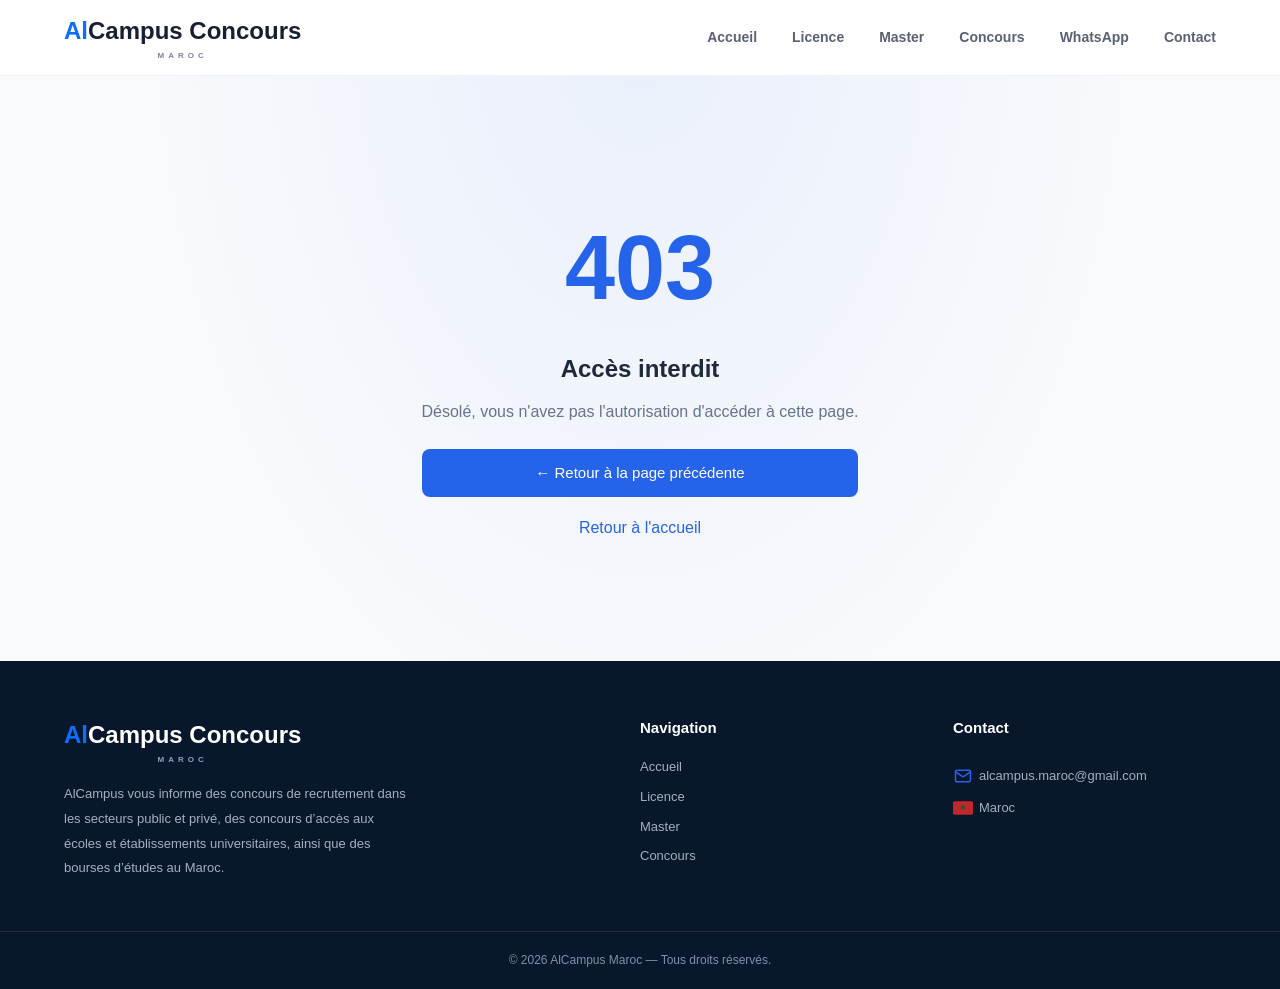
<file: concours/ima/index.html>
<!DOCTYPE html>
<html lang="fr">
<head>
    <meta charset="UTF-8">
    <meta name="viewport" content="width=device-width, initial-scale=1.0">
	<link rel="icon" type="image/jpeg" href="../../icon.jpg">
	
    <meta name="robots" content="noindex, nofollow">

    <title>403 - Accès interdit</title>

    <link rel="stylesheet" href="../../css_js/style_2.css">
	<style>
.error-page {
    min-height: 65vh;
    display: flex;
    justify-content: center;
    align-items: center;
    padding: 30px 15px;
    text-align: center;
}

.error-box h1 {
    font-size: 90px;
    color: #2563eb;
    margin: 0;
}

.error-box h2 {
    margin: 10px 0;
    color: #1e293b;
}

.error-box p {
    color: #64748b;
    margin-bottom: 25px;
}

.back-btn {
    display: block;
    margin: 0 auto 18px;
    padding: 12px 22px;
    background: #2563eb;
    color: white;
    border: none;
    border-radius: 8px;
    cursor: pointer;
    font-size: 15px;
}

.back-btn:hover {
    background: #1d4ed8;
}

.home-link {
    color: #2563eb;
    text-decoration: none;
}

.home-link:hover {
    text-decoration: underline;
}
</style>
	
</head>

<body>

    <!-- Header -->
    <header class="header">
        <div class="container navbar">

            <a href="#" class="logo">
                <span>Al</span>Campus Concours
                <small>MAROC</small>
            </a>

            <nav class="nav">
                <a href="../">Accueil</a>
                <a href="../licence/">Licence</a>
                <a href="../master/">Master</a>
                <a href="./">Concours</a>
                <a href="https://whatsapp.com/channel/0029VbD5DiECRs1jq2np7Y3G" target="_blank">WhatsApp</a>
                <a href="#contact">Contact</a>
            </nav>

            <button class="menu-btn" id="menuBtn">
				<svg width="24" height="24" viewBox="0 0 24 24" fill="none" stroke="currentColor" stroke-width="2" stroke-linecap="round" stroke-linejoin="round" id="close" style="display:none">
					<use href="#ic-close"></use>
				</svg>
				
				<svg width="24" height="24" viewBox="0 0 24 24" fill="none" stroke="currentColor" stroke-width="2" stroke-linecap="round" stroke-linejoin="round" id="menu">
					<use href="#ic-menu"></use>
				</svg>
			</button>
        </div>
    </header>

	<!-- Back -->
	<main class="error-page">
		<div class="error-box">
			<h1>403</h1>
			<h2>Accès interdit</h2>
			<p>
				Désolé, vous n'avez pas l'autorisation
				d'accéder à cette page.
			</p>

			<a class="back-btn" href="../">
				← Retour à la page précédente
			</a>

			<a href="../../" class="home-link">Retour à l'accueil</a>
		</div>
	</main>


    <!-- Footer -->
    <footer id="contact">

        <div class="container footer-content">

            <div>
                <a href="#" class="logo">
                    <span>Al</span>Campus Concours
                    <small>MAROC</small>
                </a>

                <p>AlCampus vous informe des concours de recrutement dans les secteurs public et privé, des concours d’accès aux écoles et établissements universitaires, ainsi que des bourses d’études au Maroc.</p>
            </div>

            <div>
                <h4>Navigation</h4>
                <a href="../../">Accueil</a>
                <a href="../../licence/">Licence</a>
                <a href="../../master/">Master</a>
                <a href="../">Concours</a>
            </div>

            <div>
                <h4>Contact</h4>
                <a href="mailto:alcampus.maroc@gmail.com" style="display: inline-flex; align-items: center; gap: 6px; text-decoration: none;">
					<svg width="20" height="20"
						 viewBox="0 0 24 24"
						 fill="none"
						 stroke="#2563eb"
						 stroke-width="1.8"
						 stroke-linecap="round"
						 stroke-linejoin="round"
						 aria-hidden="true">
						<use href="#ic-email"></use>
					</svg>

					<span>alcampus.maroc@gmail.com</span>
				</a>
                <br>
				<p style="display: inline-flex; align-items: center; gap: 6px;">
					<svg width="20" height="14" class="line" role="img" aria-label="Drapeau du Maroc">
						<use href="#ic-maroc"></use>
					</svg>
					<span>Maroc</span>
				</p>
            </div>

        </div>

        <div class="copyright">© 2026 AlCampus Maroc — Tous droits réservés.</div>

    </footer>

	<!-- Icons SVG -->
	<svg xmlns="http://www.w3.org/2000/svg" style="display:none;">
		<symbol id="ic-maroc" viewBox="0 0 60 40">
			<rect width="60" height="40" rx="5" fill="#C1272D"/>
			<path d="M30 10 L34.7 24.5 L22.3 15.5 H37.7 L25.3 24.5 Z"
				  fill="none"
				  stroke="#006233"
				  stroke-width="1.8"
				  stroke-linejoin="round"/>
		</symbol>
	</svg>
	
	<svg xmlns="http://www.w3.org/2000/svg" style="display:none;">
		<symbol id="ic-email" viewBox="0 0 24 24">
			<rect x="3" y="5" width="18" height="14" rx="2"/>
			<path d="m3 7 9 6 9-6"/>
		</symbol>
	</svg>
	
	<svg xmlns="http://www.w3.org/2000/svg" style="display:none">
		<symbol id="ic-close" viewBox="0 0 24 24">
			<path d="M18 6 6 18"/>
			<path d="m6 6 12 12"/>
		</symbol>
	</svg>
	
	<svg xmlns="http://www.w3.org/2000/svg" style="display:none">
		<symbol id="ic-menu" viewBox="0 0 24 24">
			<path d="M4 5h16"/>
			<path d="M4 12h16"/>
			<path d="M4 19h16"/>
		</symbol>
	</svg>
	<script>
		const menuBtn = document.getElementById("menuBtn");
		const nav = document.querySelector(".nav");

		menuBtn.addEventListener("click", () => {

			nav.classList.toggle("active");

			if (nav.classList.contains("active")) {
				document.getElementById("close").style.display = "block";
				document.getElementById("menu").style.display = "none";
			} else {
				document.getElementById("menu").style.display = "block";
				document.getElementById("close").style.display = "none";
			}

		});

		document.querySelectorAll(".nav a").forEach(link => {

			link.addEventListener("click", () => {

				nav.classList.remove("active");
				document.getElementById("menu").style.display = "block";
				document.getElementById("close").style.display = "none";

			});

		});
	</script>


</body>
</html>
</file>
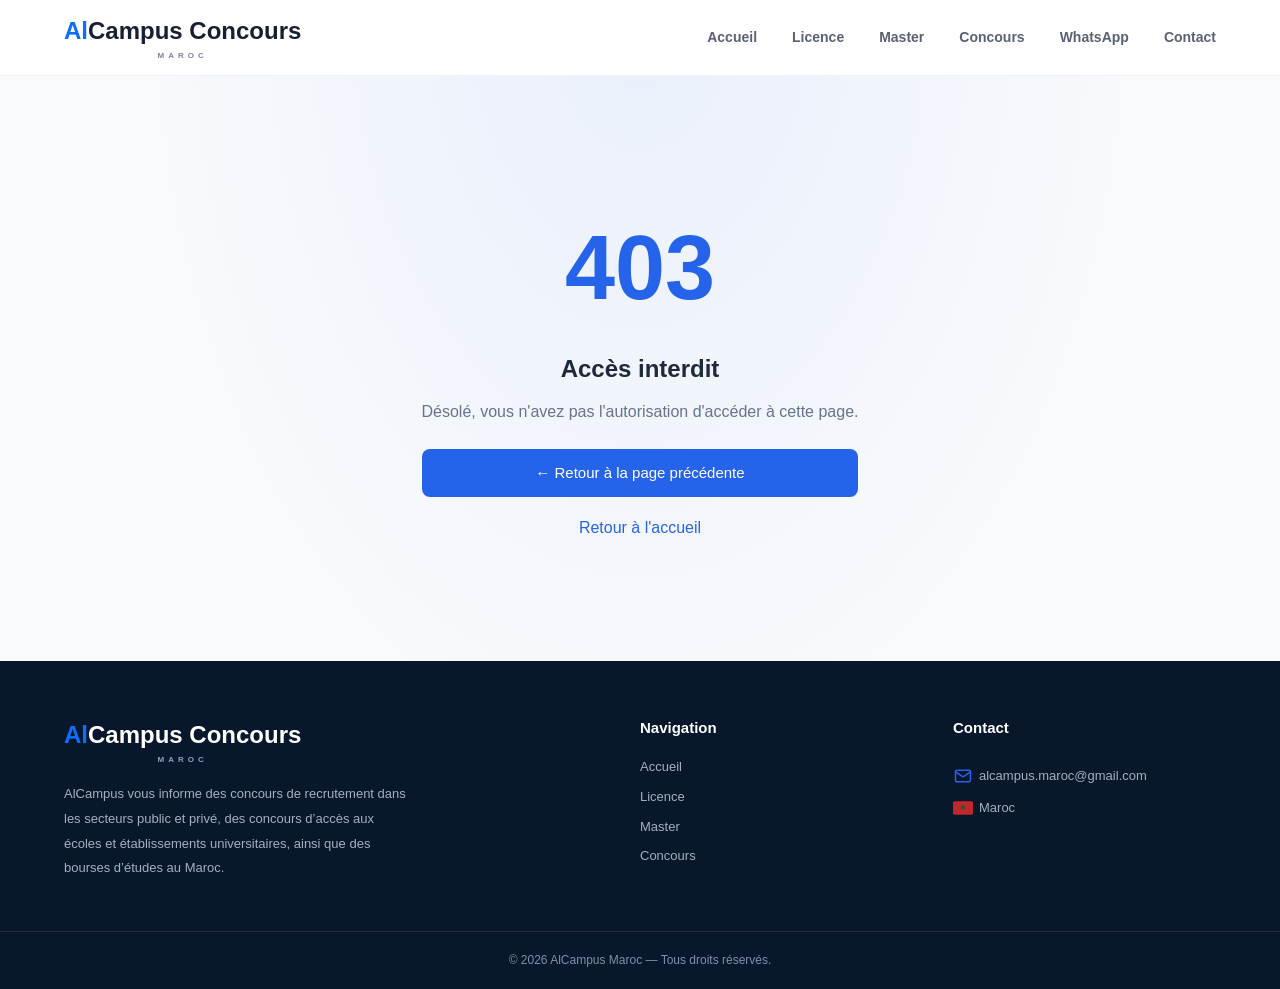
<file: concours/page/index.html>
<!DOCTYPE html>
<html lang="fr">
<head>
    <meta charset="UTF-8">
    <meta name="viewport" content="width=device-width, initial-scale=1.0">
	<link rel="icon" type="image/jpeg" href="../../icon.jpg">
	
    <meta name="robots" content="noindex, nofollow">

    <title>403 - Accès interdit</title>

    <link rel="stylesheet" href="../../css_js/style_2.css">
	<style>
.error-page {
    min-height: 65vh;
    display: flex;
    justify-content: center;
    align-items: center;
    padding: 30px 15px;
    text-align: center;
}

.error-box h1 {
    font-size: 90px;
    color: #2563eb;
    margin: 0;
}

.error-box h2 {
    margin: 10px 0;
    color: #1e293b;
}

.error-box p {
    color: #64748b;
    margin-bottom: 25px;
}

.back-btn {
    display: block;
    margin: 0 auto 18px;
    padding: 12px 22px;
    background: #2563eb;
    color: white;
    border: none;
    border-radius: 8px;
    cursor: pointer;
    font-size: 15px;
}

.back-btn:hover {
    background: #1d4ed8;
}

.home-link {
    color: #2563eb;
    text-decoration: none;
}

.home-link:hover {
    text-decoration: underline;
}
</style>
	
</head>

<body>

    <!-- Header -->
    <header class="header">
        <div class="container navbar">

            <a href="#" class="logo">
                <span>Al</span>Campus Concours
                <small>MAROC</small>
            </a>

            <nav class="nav">
                <a href="../../">Accueil</a>
                <a href="../../licence/">Licence</a>
                <a href="../../master/">Master</a>
                <a href="../">Concours</a>
                <a href="https://whatsapp.com/channel/0029VbD5DiECRs1jq2np7Y3G" target="_blank">WhatsApp</a>
                <a href="#contact">Contact</a>
            </nav>

            <button class="menu-btn" id="menuBtn">
				<svg width="24" height="24" viewBox="0 0 24 24" fill="none" stroke="currentColor" stroke-width="2" stroke-linecap="round" stroke-linejoin="round" id="close" style="display:none">
					<use href="#ic-close"></use>
				</svg>
				
				<svg width="24" height="24" viewBox="0 0 24 24" fill="none" stroke="currentColor" stroke-width="2" stroke-linecap="round" stroke-linejoin="round" id="menu">
					<use href="#ic-menu"></use>
				</svg>
			</button>
        </div>
    </header>

	<!-- Back -->
	<main class="error-page">
		<div class="error-box">
			<h1>403</h1>
			<h2>Accès interdit</h2>
			<p>
				Désolé, vous n'avez pas l'autorisation
				d'accéder à cette page.
			</p>

			<a class="back-btn" href="../">
				← Retour à la page précédente
			</a>

			<a href="../../" class="home-link">Retour à l'accueil</a>
		</div>
	</main>


    <!-- Footer -->
    <footer id="contact">

        <div class="container footer-content">

            <div>
                <a href="#" class="logo">
                    <span>Al</span>Campus Concours
                    <small>MAROC</small>
                </a>

                <p>AlCampus vous informe des concours de recrutement dans les secteurs public et privé, des concours d’accès aux écoles et établissements universitaires, ainsi que des bourses d’études au Maroc.</p>
            </div>

            <div>
                <h4>Navigation</h4>
                <a href="../../">Accueil</a>
                <a href="../../licence/">Licence</a>
                <a href="../../master/">Master</a>
                <a href="../">Concours</a>
            </div>

            <div>
                <h4>Contact</h4>
                <a href="mailto:alcampus.maroc@gmail.com" style="display: inline-flex; align-items: center; gap: 6px; text-decoration: none;">
					<svg width="20" height="20"
						 viewBox="0 0 24 24"
						 fill="none"
						 stroke="#2563eb"
						 stroke-width="1.8"
						 stroke-linecap="round"
						 stroke-linejoin="round"
						 aria-hidden="true">
						<use href="#ic-email"></use>
					</svg>

					<span>alcampus.maroc@gmail.com</span>
				</a>
                <br>
				<p style="display: inline-flex; align-items: center; gap: 6px;">
					<svg width="20" height="14" class="line" role="img" aria-label="Drapeau du Maroc">
						<use href="#ic-maroc"></use>
					</svg>
					<span>Maroc</span>
				</p>
            </div>

        </div>

        <div class="copyright">© 2026 AlCampus Maroc — Tous droits réservés.</div>

    </footer>

	<!-- Icons SVG -->
	<svg xmlns="http://www.w3.org/2000/svg" style="display:none;">
		<symbol id="ic-maroc" viewBox="0 0 60 40">
			<rect width="60" height="40" rx="5" fill="#C1272D"/>
			<path d="M30 10 L34.7 24.5 L22.3 15.5 H37.7 L25.3 24.5 Z"
				  fill="none"
				  stroke="#006233"
				  stroke-width="1.8"
				  stroke-linejoin="round"/>
		</symbol>
	</svg>
	
	<svg xmlns="http://www.w3.org/2000/svg" style="display:none;">
		<symbol id="ic-email" viewBox="0 0 24 24">
			<rect x="3" y="5" width="18" height="14" rx="2"/>
			<path d="m3 7 9 6 9-6"/>
		</symbol>
	</svg>
	
	<svg xmlns="http://www.w3.org/2000/svg" style="display:none">
		<symbol id="ic-close" viewBox="0 0 24 24">
			<path d="M18 6 6 18"/>
			<path d="m6 6 12 12"/>
		</symbol>
	</svg>
	
	<svg xmlns="http://www.w3.org/2000/svg" style="display:none">
		<symbol id="ic-menu" viewBox="0 0 24 24">
			<path d="M4 5h16"/>
			<path d="M4 12h16"/>
			<path d="M4 19h16"/>
		</symbol>
	</svg>
	<script>
		const menuBtn = document.getElementById("menuBtn");
		const nav = document.querySelector(".nav");

		menuBtn.addEventListener("click", () => {

			nav.classList.toggle("active");

			if (nav.classList.contains("active")) {
				document.getElementById("close").style.display = "block";
				document.getElementById("menu").style.display = "none";
			} else {
				document.getElementById("menu").style.display = "block";
				document.getElementById("close").style.display = "none";
			}

		});

		document.querySelectorAll(".nav a").forEach(link => {

			link.addEventListener("click", () => {

				nav.classList.remove("active");
				document.getElementById("menu").style.display = "block";
				document.getElementById("close").style.display = "none";

			});

		});
	</script>


</body>
</html>
</file>
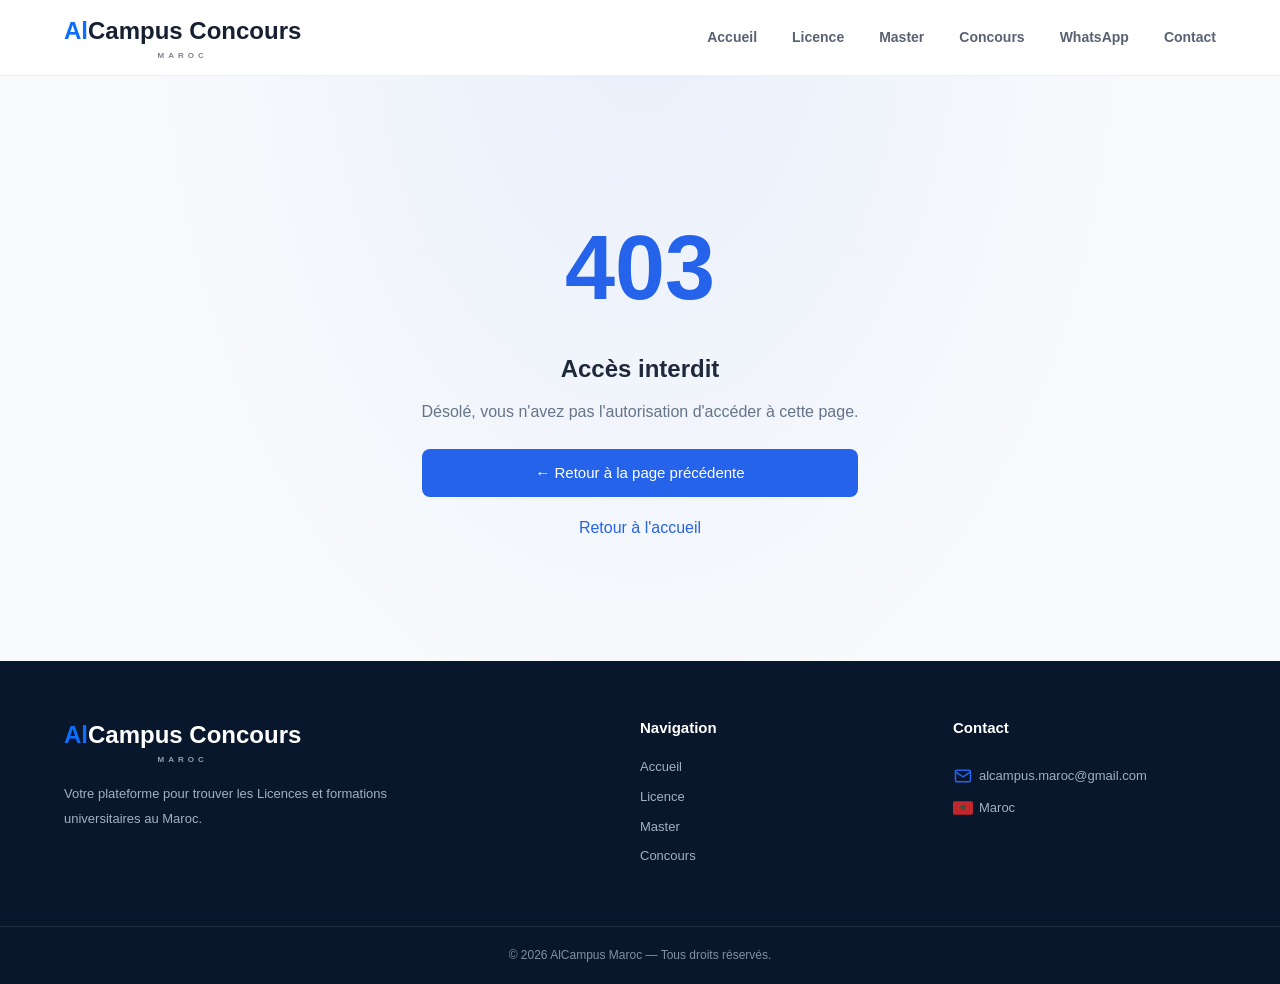
<file: licence/ima/index.html>
<!DOCTYPE html>
<html lang="fr">
<head>
    <meta charset="UTF-8">
    <meta name="viewport" content="width=device-width, initial-scale=1.0">
	<link rel="icon" type="image/jpeg" href="../../icon.jpg">
	
    <meta name="robots" content="noindex, nofollow">

    <title>403 - Accès interdit</title>

    <link rel="stylesheet" href="../../css_js/style_2.css">
	<style>
.error-page {
    min-height: 65vh;
    display: flex;
    justify-content: center;
    align-items: center;
    padding: 30px 15px;
    text-align: center;
}

.error-box h1 {
    font-size: 90px;
    color: #2563eb;
    margin: 0;
}

.error-box h2 {
    margin: 10px 0;
    color: #1e293b;
}

.error-box p {
    color: #64748b;
    margin-bottom: 25px;
}

.back-btn {
    display: block;
    margin: 0 auto 18px;
    padding: 12px 22px;
    background: #2563eb;
    color: white;
    border: none;
    border-radius: 8px;
    cursor: pointer;
    font-size: 15px;
}

.back-btn:hover {
    background: #1d4ed8;
}

.home-link {
    color: #2563eb;
    text-decoration: none;
}

.home-link:hover {
    text-decoration: underline;
}
</style>
	
</head>

<body>

    <!-- Header -->
    <header class="header">
        <div class="container navbar">

            <a href="#" class="logo">
                <span>Al</span>Campus Concours
                <small>MAROC</small>
            </a>

            <nav class="nav">
                <a href="../../">Accueil</a>
                <a href="../">Licence</a>
                <a href="../../master/">Master</a>
                <a href="../../concours/">Concours</a>
                <a href="https://whatsapp.com/channel/0029VbD5DiECRs1jq2np7Y3G" target="_blank">WhatsApp</a>
                <a href="#contact">Contact</a>
            </nav>

            <button class="menu-btn" id="menuBtn">
				<svg width="24" height="24" viewBox="0 0 24 24" fill="none" stroke="currentColor" stroke-width="2" stroke-linecap="round" stroke-linejoin="round" id="close" style="display:none">
					<use href="#ic-close"></use>
				</svg>
				
				<svg width="24" height="24" viewBox="0 0 24 24" fill="none" stroke="currentColor" stroke-width="2" stroke-linecap="round" stroke-linejoin="round" id="menu">
					<use href="#ic-menu"></use>
				</svg>
			</button>
        </div>
    </header>

	<!-- Back -->
	<main class="error-page">
		<div class="error-box">
			<h1>403</h1>
			<h2>Accès interdit</h2>
			<p>
				Désolé, vous n'avez pas l'autorisation
				d'accéder à cette page.
			</p>

			<a class="back-btn" href="../">
				← Retour à la page précédente
			</a>

			<a href="../../" class="home-link">Retour à l'accueil</a>
		</div>
	</main>


    <!-- Footer -->
    <footer id="contact">

        <div class="container footer-content">

            <div>
                <a href="#" class="logo">
                    <span>Al</span>Campus Concours
                    <small>MAROC</small>
                </a>

                <p>Votre plateforme pour trouver les Licences et formations universitaires au Maroc.</p>
            </div>

            <div>
                <h4>Navigation</h4>
                <a href="../../">Accueil</a>
                <a href="../">Licence</a>
                <a href="../../master/">Master</a>
                <a href="../../concours/">Concours</a>
            </div>

            <div>
                <h4>Contact</h4>
                <a href="mailto:alcampus.maroc@gmail.com" style="display: inline-flex; align-items: center; gap: 6px; text-decoration: none;">
					<svg width="20" height="20"
						 viewBox="0 0 24 24"
						 fill="none"
						 stroke="#2563eb"
						 stroke-width="1.8"
						 stroke-linecap="round"
						 stroke-linejoin="round"
						 aria-hidden="true">
						<use href="#ic-email"></use>
					</svg>

					<span>alcampus.maroc@gmail.com</span>
				</a>
                <br>
				<p style="display: inline-flex; align-items: center; gap: 6px;">
					<svg width="20" height="14" class="line" role="img" aria-label="Drapeau du Maroc">
						<use href="#ic-maroc"></use>
					</svg>
					<span>Maroc</span>
				</p>
            </div>

        </div>

        <div class="copyright">© 2026 AlCampus Maroc — Tous droits réservés.</div>

    </footer>

	<!-- Icons SVG -->
	<svg xmlns="http://www.w3.org/2000/svg" style="display:none;">
		<symbol id="ic-maroc" viewBox="0 0 60 40">
			<rect width="60" height="40" rx="5" fill="#C1272D"/>
			<path d="M30 10 L34.7 24.5 L22.3 15.5 H37.7 L25.3 24.5 Z"
				  fill="none"
				  stroke="#006233"
				  stroke-width="1.8"
				  stroke-linejoin="round"/>
		</symbol>
	</svg>
	
	<svg xmlns="http://www.w3.org/2000/svg" style="display:none;">
		<symbol id="ic-email" viewBox="0 0 24 24">
			<rect x="3" y="5" width="18" height="14" rx="2"/>
			<path d="m3 7 9 6 9-6"/>
		</symbol>
	</svg>
	
	<svg xmlns="http://www.w3.org/2000/svg" style="display:none">
		<symbol id="ic-close" viewBox="0 0 24 24">
			<path d="M18 6 6 18"/>
			<path d="m6 6 12 12"/>
		</symbol>
	</svg>
	
	<svg xmlns="http://www.w3.org/2000/svg" style="display:none">
		<symbol id="ic-menu" viewBox="0 0 24 24">
			<path d="M4 5h16"/>
			<path d="M4 12h16"/>
			<path d="M4 19h16"/>
		</symbol>
	</svg>
	<script>
		const menuBtn = document.getElementById("menuBtn");
		const nav = document.querySelector(".nav");

		menuBtn.addEventListener("click", () => {

			nav.classList.toggle("active");

			if (nav.classList.contains("active")) {
				document.getElementById("close").style.display = "block";
				document.getElementById("menu").style.display = "none";
			} else {
				document.getElementById("menu").style.display = "block";
				document.getElementById("close").style.display = "none";
			}

		});

		document.querySelectorAll(".nav a").forEach(link => {

			link.addEventListener("click", () => {

				nav.classList.remove("active");
				document.getElementById("menu").style.display = "block";
				document.getElementById("close").style.display = "none";

			});

		});
	</script>


</body>
</html>
</file>
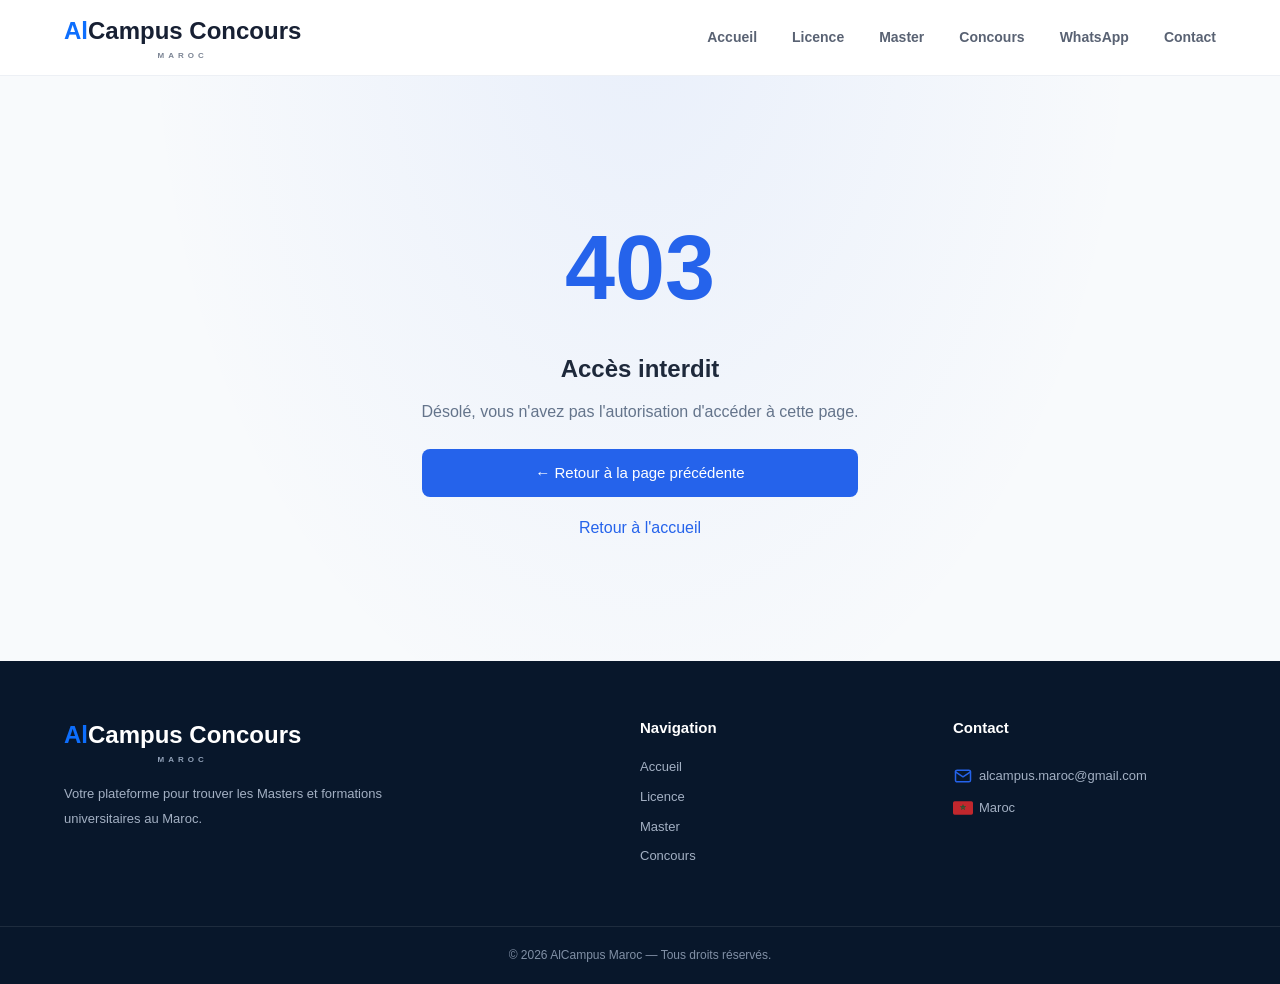
<file: master/ima/index.html>
<!DOCTYPE html>
<html lang="fr">
<head>
    <meta charset="UTF-8">
    <meta name="viewport" content="width=device-width, initial-scale=1.0">
	<link rel="icon" type="image/jpeg" href="../../icon.jpg">
	
    <meta name="robots" content="noindex, nofollow">

    <title>403 - Accès interdit</title>

    <link rel="stylesheet" href="../../css_js/style_2.css">
	<style>
.error-page {
    min-height: 65vh;
    display: flex;
    justify-content: center;
    align-items: center;
    padding: 30px 15px;
    text-align: center;
}

.error-box h1 {
    font-size: 90px;
    color: #2563eb;
    margin: 0;
}

.error-box h2 {
    margin: 10px 0;
    color: #1e293b;
}

.error-box p {
    color: #64748b;
    margin-bottom: 25px;
}

.back-btn {
    display: block;
    margin: 0 auto 18px;
    padding: 12px 22px;
    background: #2563eb;
    color: white;
    border: none;
    border-radius: 8px;
    cursor: pointer;
    font-size: 15px;
}

.back-btn:hover {
    background: #1d4ed8;
}

.home-link {
    color: #2563eb;
    text-decoration: none;
}

.home-link:hover {
    text-decoration: underline;
}
</style>
	
</head>

<body>

    <!-- Header -->
    <header class="header">
        <div class="container navbar">

            <a href="#" class="logo">
                <span>Al</span>Campus Concours
                <small>MAROC</small>
            </a>

            <nav class="nav">
                <a href="../../">Accueil</a>
                <a href="../../licence/">Licence</a>
                <a href="../">Master</a>
                <a href="../../concours/">Concours</a>
                <a href="https://whatsapp.com/channel/0029VbD5DiECRs1jq2np7Y3G" target="_blank">WhatsApp</a>
                <a href="#contact">Contact</a>
            </nav>

            <button class="menu-btn" id="menuBtn">
				<svg width="24" height="24" viewBox="0 0 24 24" fill="none" stroke="currentColor" stroke-width="2" stroke-linecap="round" stroke-linejoin="round" id="close" style="display:none">
					<use href="#ic-close"></use>
				</svg>
				
				<svg width="24" height="24" viewBox="0 0 24 24" fill="none" stroke="currentColor" stroke-width="2" stroke-linecap="round" stroke-linejoin="round" id="menu">
					<use href="#ic-menu"></use>
				</svg>
			</button>
        </div>
    </header>

	<!-- Back -->
	<main class="error-page">
		<div class="error-box">
			<h1>403</h1>
			<h2>Accès interdit</h2>
			<p>
				Désolé, vous n'avez pas l'autorisation
				d'accéder à cette page.
			</p>

			<a class="back-btn" href="../">
				← Retour à la page précédente
			</a>

			<a href="../../" class="home-link">Retour à l'accueil</a>
		</div>
	</main>


    <!-- Footer -->
    <footer id="contact">

        <div class="container footer-content">

            <div>
                <a href="#" class="logo">
                    <span>Al</span>Campus Concours
                    <small>MAROC</small>
                </a>

                <p>Votre plateforme pour trouver les Masters et formations universitaires au Maroc.</p>
            </div>

            <div>
                <h4>Navigation</h4>
                <a href="../../">Accueil</a>
                <a href="../../licence/">Licence</a>
                <a href="../">Master</a>
                <a href="../../concours/">Concours</a>
            </div>

            <div>
                <h4>Contact</h4>
                <a href="mailto:alcampus.maroc@gmail.com" style="display: inline-flex; align-items: center; gap: 6px; text-decoration: none;">
					<svg width="20" height="20"
						 viewBox="0 0 24 24"
						 fill="none"
						 stroke="#2563eb"
						 stroke-width="1.8"
						 stroke-linecap="round"
						 stroke-linejoin="round"
						 aria-hidden="true">
						<use href="#ic-email"></use>
					</svg>

					<span>alcampus.maroc@gmail.com</span>
				</a>
                <br>
				<p style="display: inline-flex; align-items: center; gap: 6px;">
					<svg width="20" height="14" class="line" role="img" aria-label="Drapeau du Maroc">
						<use href="#ic-maroc"></use>
					</svg>
					<span>Maroc</span>
				</p>
            </div>

        </div>

        <div class="copyright">© 2026 AlCampus Maroc — Tous droits réservés.</div>

    </footer>

	<!-- Icons SVG -->
	<svg xmlns="http://www.w3.org/2000/svg" style="display:none;">
		<symbol id="ic-maroc" viewBox="0 0 60 40">
			<rect width="60" height="40" rx="5" fill="#C1272D"/>
			<path d="M30 10 L34.7 24.5 L22.3 15.5 H37.7 L25.3 24.5 Z"
				  fill="none"
				  stroke="#006233"
				  stroke-width="1.8"
				  stroke-linejoin="round"/>
		</symbol>
	</svg>
	
	<svg xmlns="http://www.w3.org/2000/svg" style="display:none;">
		<symbol id="ic-email" viewBox="0 0 24 24">
			<rect x="3" y="5" width="18" height="14" rx="2"/>
			<path d="m3 7 9 6 9-6"/>
		</symbol>
	</svg>
	
	<svg xmlns="http://www.w3.org/2000/svg" style="display:none">
		<symbol id="ic-close" viewBox="0 0 24 24">
			<path d="M18 6 6 18"/>
			<path d="m6 6 12 12"/>
		</symbol>
	</svg>
	
	<svg xmlns="http://www.w3.org/2000/svg" style="display:none">
		<symbol id="ic-menu" viewBox="0 0 24 24">
			<path d="M4 5h16"/>
			<path d="M4 12h16"/>
			<path d="M4 19h16"/>
		</symbol>
	</svg>
	<script>
		const menuBtn = document.getElementById("menuBtn");
		const nav = document.querySelector(".nav");

		menuBtn.addEventListener("click", () => {

			nav.classList.toggle("active");

			if (nav.classList.contains("active")) {
				document.getElementById("close").style.display = "block";
				document.getElementById("menu").style.display = "none";
			} else {
				document.getElementById("menu").style.display = "block";
				document.getElementById("close").style.display = "none";
			}

		});

		document.querySelectorAll(".nav a").forEach(link => {

			link.addEventListener("click", () => {

				nav.classList.remove("active");
				document.getElementById("menu").style.display = "block";
				document.getElementById("close").style.display = "none";

			});

		});
	</script>


</body>
</html>
</file>
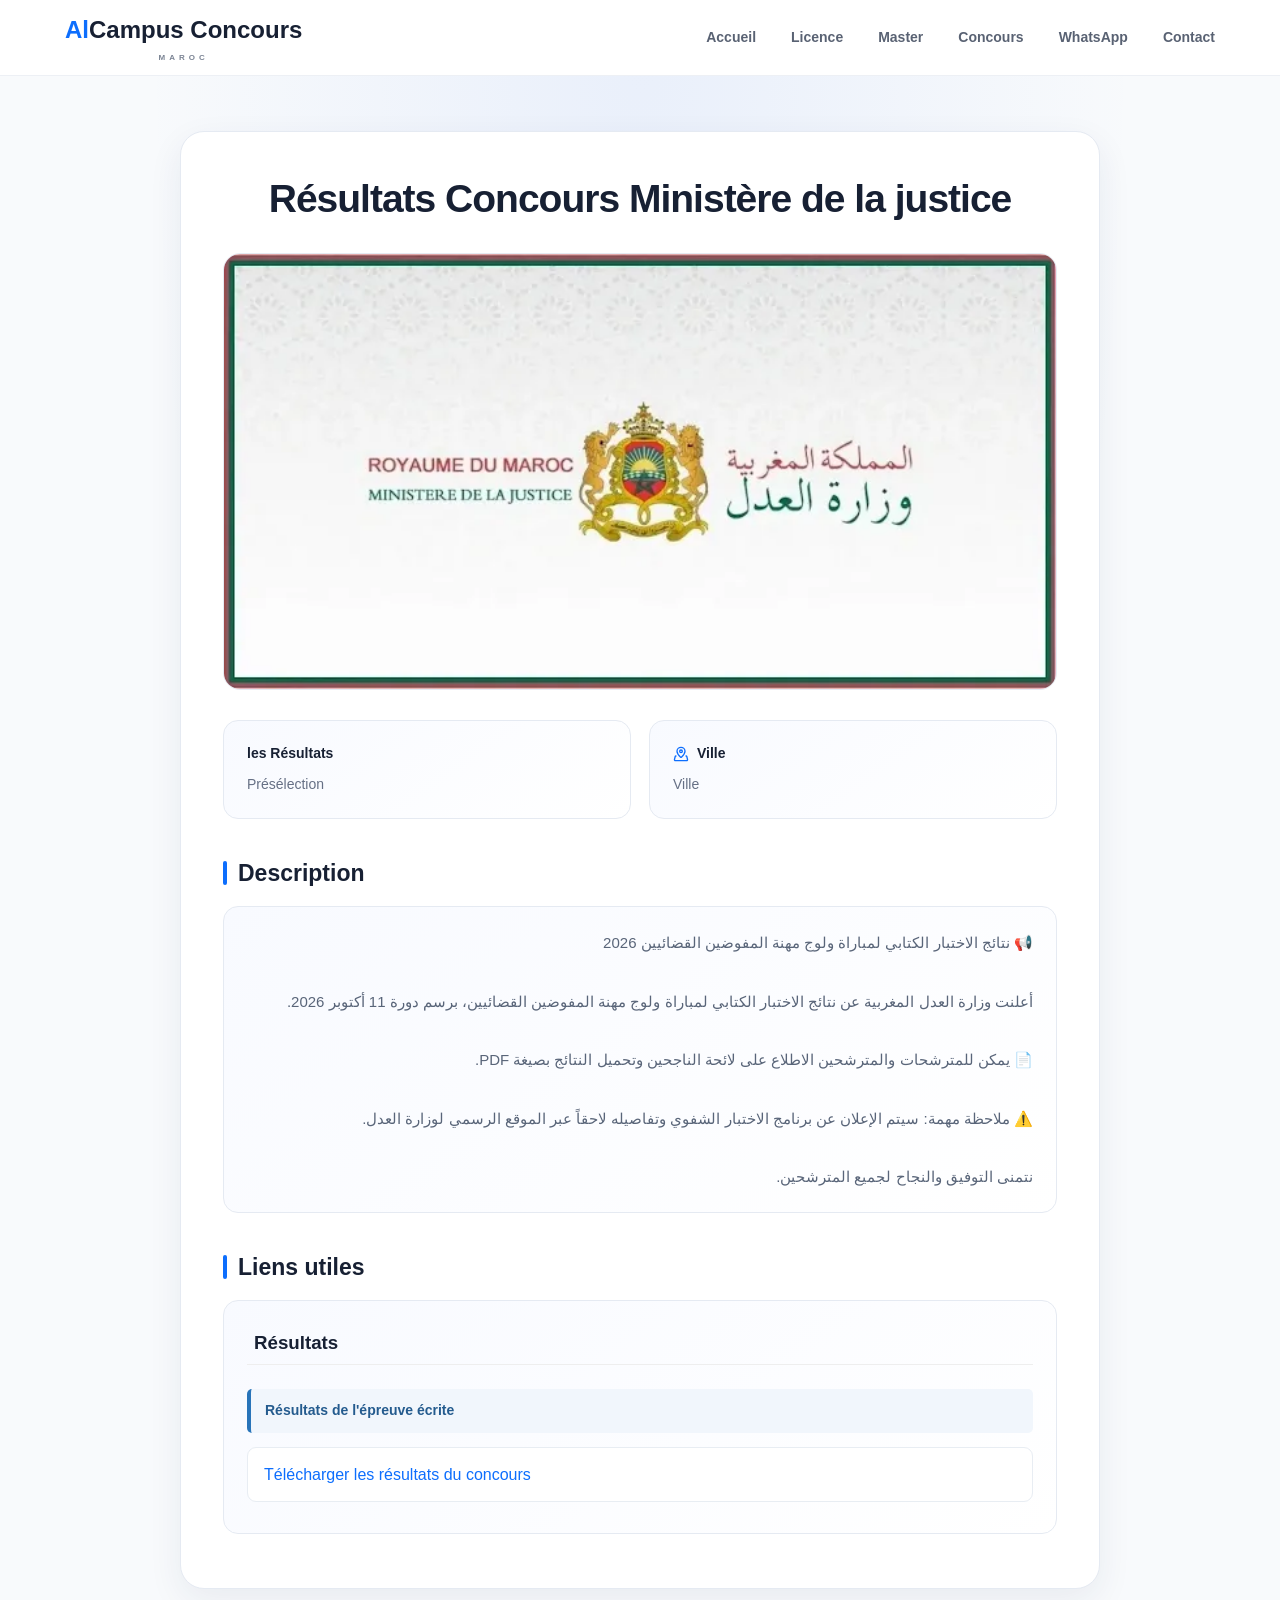
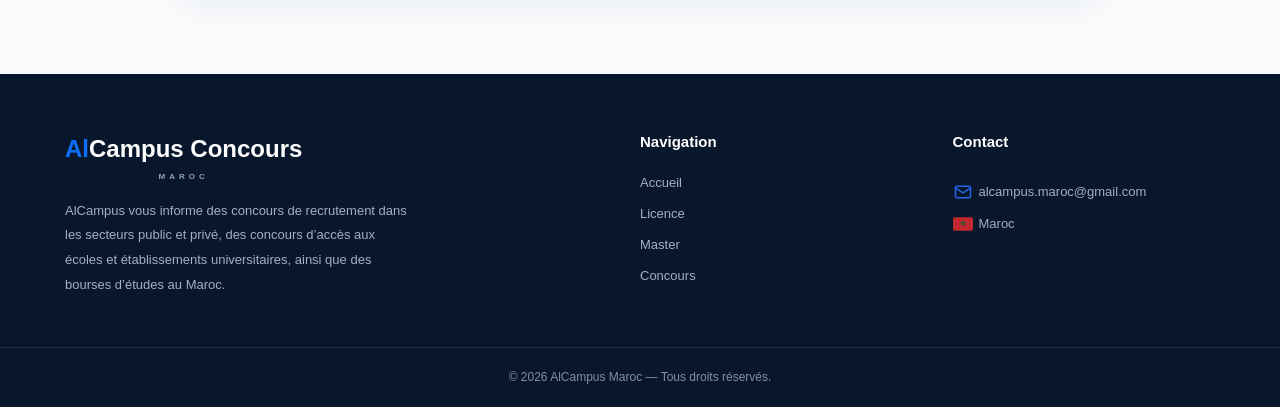
<file: concours/page/resultats-concours-ministere-de-la-justice.html>
<!DOCTYPE html>
<html lang="fr">
<head>
    <meta charset="UTF-8">
    <meta name="viewport" content="width=device-width, initial-scale=1.0">
	<link rel="icon" type="image/jpeg" href="../../icon.jpg">
	
	<meta name="description" content="أعلنت وزارة العدل المغربية عن نتائج الاختبار الكتابي لمباراة ولوج مهنة المفوضين القضائيين، برسم دورة 11 أكتوبر 2026.">
    <meta name="keywords" content="concours Maroc 2026-2027, résultats concours Maroc, listes des admis, مباريات التوظيف بالمغرب 2026, مباريات الوظيفة العمومية, مباريات التوظيف 2026, مباريات الجماعات الترابية, مباريات الوزارات بالمغرب, مباريات المؤسسات العمومية, مباريات توظيف حاملي الشهادات, مباريات التوظيف بدون دبلوم, نتائج مباريات التوظيف, إعلان مباراة توظيف, آخر أجل للترشيح, مباريات التعليم بالمغرب, مباريات الأمن الوطني, مباريات الوقاية المدنية, مباريات ولوج المدارس والمعاهد, Emploi public Maroc 2026, Concours de recrutement Maroc 2026, Concours fonction publique Maroc, AlCampus Maroc">
    <meta name="author" content="AlCampus Maroc">

    <meta name="robots" content="index, follow, max-image-preview:large">
    <link rel="canonical" href="https://alcampus-maroc/concours/page/resultats-concours-ministere-de-la-justice.html">
	
	<meta property="og:type" content="website">
	<meta property="og:title" content="Résultats Concours Ministère de la justice 2026">
	<meta property="og:description" content="أعلنت وزارة العدل المغربية عن نتائج الاختبار الكتابي لمباراة ولوج مهنة المفوضين القضائيين، برسم دورة 11 أكتوبر 2026.">
	<meta property="og:url" content="https://alcampus-maroc/concours/page/resultats-concours-ministere-de-la-justice.html">
	<meta property="og:site_name" content="AlCampus Maroc">
	
	<meta property="og:image" content="https://alcampus-maroc/concours/ima/cmj.webp">
	<meta property="og:image:width" content="1200">
	<meta property="og:image:height" content="630">
	<meta property="og:image:alt" content="Résultats Concours Ministère de la justice">
	
	<meta property="og:locale" content="fr_MA">
	<meta property="og:locale:alternate" content="ar_MA">

    <title>Résultats Concours Ministère de la justice | AlCampus Concours</title>

    <link rel="stylesheet" href="../../css_js/style_3.css">
	<script type="application/ld+json">
{
  "@context": "https://schema.org",
  "@graph": [
		{
	  "@type": "WebSite",
	  "@id": "https://www.alcampus-maroc.com/#website",
	  "url": "https://www.alcampus-maroc.com/",
	  "name": "AlCampus Maroc",
	  "alternateName": [
		"AlCampus",
		"AlCampus Licence",
		"AlCampus Master",
		"AlCampus Concours",
		"AlCampus الوظيفة",
		"ألكامبوس المغرب"
	  ],
	  "description": "Plateforme d'information sur les concours d'accès, les Masters et les Licences au Maroc pour l'année universitaire 2026-2027.",
	  "inLanguage": [
		"ar-MA",
		"fr-MA"
	  ],
	  "publisher": {
		"@id": "https://www.alcampus-maroc.com/#organization"
	  }
	},
    {
      "@type": "Organization",
      "@id": "https://www.alcampus-maroc.com/#organization",
      "name": "AlCampus Maroc",
      "url": "https://www.alcampus-maroc.com/",
      "email": "alcampus.maroc@gmail.com",
      "logo": {
        "@type": "ImageObject",
        "url": "https://www.alcampus-maroc.com/icon.jpg"
      },
      "description": "AlCampus Maroc est une plateforme d'information dédiée aux études supérieures, aux licences, aux masters et aux concours de recrutement au Maroc.",
      "areaServed": {
        "@type": "Country",
        "name": "Morocco"
      },
      "knowsAbout": [
		"Licence au Maroc",
		"Master au Maroc",
		"Concours de recrutement au Maroc",
		"Enseignement supérieur",
		"Concours d'accès aux établissements universitaires",
		"Recrutement dans la fonction publique",
		"الإجازة في المغرب",
		"الماستر في المغرب",
		"مباريات التوظيف في المغرب",
		"التعليم العالي بالمغرب",
		"مباريات ولوج الجامعات والمعاهد",
		"المباريات المهنية",
		"الوظيفة العمومية بالمغرب",
		"التسجيل في الجامعات المغربية",
		"مباريات ولوج سلك الماستر",
		"مباريات ولوج سلك الإجازة"
	]
    },
    {
      "@type": "WebPage",
      "@id": "https://alcampus-maroc/concours/page/resultats-concours-ministere-de-la-justice.html/#webpage",
      "url": "https://alcampus-maroc/concours/page/resultats-concours-ministere-de-la-justice.html",
      "name": "Résultats Concours Ministère de la justice",
      "description": "أعلنت وزارة العدل المغربية عن نتائج الاختبار الكتابي لمباراة ولوج مهنة المفوضين القضائيين، برسم دورة 11 أكتوبر 2026.",
      "isPartOf": {
        "@id": "https://www.alcampus-maroc.com/#website"
      },
      "about": {
        "@id": "https://www.alcampus-maroc.com/#organization"
      },
      "inLanguage": ["ar-MA", "fr-MA"]
    }
  ]
}
</script>
 
</head>

<body>

	<header class="header">

		<div class="container navbar">

			<a href="#" class="logo">
				<span>Al</span>Campus Concours
				<small>MAROC</small>
			</a>

			<nav class="nav">
				<a href="../../">Accueil</a>
				<a href="../../licence/">Licence</a>
				<a href="../../master/">Master</a>
				<a href="../../concours/">Concours</a>
				<a href="https://whatsapp.com/channel/0029VbD5DiECRs1jq2np7Y3G" target="_blank">WhatsApp</a>
				<a href="#contact">Contact</a>
			</nav>
			
			<button class="menu-btn" id="menuBtn">
				<svg width="24" height="24" viewBox="0 0 24 24" fill="none" stroke="currentColor" stroke-width="2" stroke-linecap="round" stroke-linejoin="round" id="close" style="display:none">
					<use href="#ic-close"></use>
				</svg>
				
				<svg width="24" height="24" viewBox="0 0 24 24" fill="none" stroke="currentColor" stroke-width="2" stroke-linecap="round" stroke-linejoin="round" id="menu">
					<use href="#ic-menu"></use>
				</svg>
			</button>

		</div>

	</header>


	<main class="container">

		<section id="masterDetails" class="details-page">

        <div class="details-card">

            <h1>Résultats Concours Ministère de la justice</h1>


            <img src="../ima/cmj.webp" alt="Résultats Concours Ministère de la justice">


            <div class="details-info">

                <div class="info-box">

                    <strong>
					les Résultats</strong>

                    <span>
                        Présélection
                    </span>

                </div>


                <div class="info-box">
					
                    <strong><svg xmlns="http://www.w3.org/2000/svg" width="16" height="16" viewBox="0 0 24 24" fill="none" stroke="currentColor" stroke-width="2" stroke-linecap="round" stroke-linejoin="round"><use href="#ic-map"></use></svg>
					Ville</strong>
                    <span>Ville</span>
                </div>
				
				

            </div>


            <h2>Description</h2>
			<div class="info-box">
<p style="white-space: pre-line;" dir="rtl">📢 نتائج الاختبار الكتابي لمباراة ولوج مهنة المفوضين القضائيين 2026

أعلنت وزارة العدل المغربية عن نتائج الاختبار الكتابي لمباراة ولوج مهنة المفوضين القضائيين، برسم دورة 11 أكتوبر 2026.

📄 يمكن للمترشحات والمترشحين الاطلاع على لائحة الناجحين وتحميل النتائج بصيغة PDF.

⚠️ ملاحظة مهمة: سيتم الإعلان عن برنامج الاختبار الشفوي وتفاصيله لاحقاً عبر الموقع الرسمي لوزارة العدل.

نتمنى التوفيق والنجاح لجميع المترشحين.</p>
			</div>
			
			<h2>Liens utiles</h2>
			<div class="info-box cond">
<h3>Résultats</h3>
<h4>Résultats de l&#39;épreuve écrite</h4>
<ul class="conditions">
<li><a href="https://justice.gov.ma/wp-content/uploads/2026/10/Resultat_Ecrit_fin.pdf" target="_blank" rel="noopener noreferrer">Télécharger les résultats du concours</a></li>
</ul>
</div>

            

                    

        </div>

    </section>

	</main>


     
	<!-- FOOTER -->
	<footer id="contact">

		<div class="container footer-content">

			<div>

				<a href="#" class="logo">
					<span>Al</span>Campus Concours
					<small>MAROC</small>
				</a>

				<p>AlCampus vous informe des concours de recrutement dans les secteurs public et privé, des concours d’accès aux écoles et établissements universitaires, ainsi que des bourses d’études au Maroc.</p>

			</div>


			<div>

				<h4>Navigation</h4>

				<a href="../../">Accueil</a>
				<a href="../../licence/">Licence</a>
				<a href="../../master/">Master</a>
				<a href="../../concours/">Concours</a>

			</div>


			<div>
					<h4>Contact</h4>
					<a href="mailto:alcampus.maroc@gmail.com" style="display: inline-flex; align-items: center; gap: 6px; text-decoration: none;">
						<svg width="20" height="20"
							 viewBox="0 0 24 24"
							 fill="none"
							 stroke="#2563eb"
							 stroke-width="1.8"
							 stroke-linecap="round"
							 stroke-linejoin="round"
							 aria-hidden="true">
							<use href="#ic-email"></use>
						</svg>

						<span>alcampus.maroc@gmail.com</span>
					</a>
					<br>
					<p style="display: inline-flex; align-items: center; gap: 6px;">
						<svg width="20" height="14" class="line" role="img" aria-label="Drapeau du Maroc">
							<use href="#ic-maroc"></use>
						</svg>
						<span>Maroc</span>
					</p>
				</div>

		</div>


		<div class="copyright">© 2026 AlCampus Maroc — Tous droits réservés.</div>

	</footer>

	<!-- Icons SVG -->
	<svg xmlns="http://www.w3.org/2000/svg" style="display:none;">
		<symbol id="ic-maroc" viewBox="0 0 60 40">
			<rect width="60" height="40" rx="5" fill="#C1272D"/>
			<path d="M30 10 L34.7 24.5 L22.3 15.5 H37.7 L25.3 24.5 Z"
				  fill="none"
				  stroke="#006233"
				  stroke-width="1.8"
				  stroke-linejoin="round"/>
		</symbol>
	</svg>
	
	<svg xmlns="http://www.w3.org/2000/svg" style="display:none;">
		<symbol id="ic-email" viewBox="0 0 24 24">
			<rect x="3" y="5" width="18" height="14" rx="2"/>
			<path d="m3 7 9 6 9-6"/>
		</symbol>
	</svg>
		
	<svg xmlns="http://www.w3.org/2000/svg" style="display:none">
		<symbol id="ic-map" viewBox="0 0 24 24">
			<path d="M18 8c0 3.613-3.869 7.429-5.393 8.795a1 1 0 01-1.214 0C9.87 15.429 6 11.613 6 8a6 6 0 0112 0"/>
			<path d="M4.474 15h-.197a1 1 0 00-.969.753l-1.097 4.35a1.5 1.5 0 001.444 1.898L20.344 22a1.5 1.5 0 001.446-1.897l-1.098-4.35a1 1 0 00-.969-.753h-.197"/>
			<circle cx="12" cy="8" r="2"/>
		</symbol>
	</svg>
			
	<svg xmlns="http://www.w3.org/2000/svg" style="display:none;">
		<symbol id="ic-calendar" viewBox="0 0 48 48">

			<rect x="5" y="9" width="38" height="34"
				  rx="5" fill="#FFFFFF"
				  stroke="#D1D5DB" stroke-width="1.5"/>

			<path d="M5 14a5 5 0 0 1 5-5h28a5 5 0 0 1 5 5v7H5Z"
				  fill="#E53935"/>

			<path d="M15 5v10M33 5v10"
				  stroke="#374151" stroke-width="3.5"
				  stroke-linecap="round"/>

			<g fill="#9CA3AF">
				<rect x="12" y="26" width="5" height="4" rx="1"/>
				<rect x="21" y="26" width="5" height="4" rx="1"/>
				<rect x="30" y="26" width="5" height="4" rx="1"/>
				<rect x="12" y="34" width="5" height="4" rx="1"/>
				<rect x="30" y="34" width="5" height="4" rx="1"/>
			</g>

			<rect x="21" y="34" width="5" height="4"
				  rx="1" fill="#E53935"/>

		</symbol>
	</svg>
	
	<svg xmlns="http://www.w3.org/2000/svg" style="display:none">
		<symbol id="ic-close" viewBox="0 0 24 24">
			<path d="M18 6 6 18"/>
			<path d="m6 6 12 12"/>
		</symbol>
	</svg>
	
	<svg xmlns="http://www.w3.org/2000/svg" style="display:none">
		<symbol id="ic-menu" viewBox="0 0 24 24">
			<path d="M4 5h16"/>
			<path d="M4 12h16"/>
			<path d="M4 19h16"/>
		</symbol>
	</svg>


<script>
	const menuBtn = document.getElementById("menuBtn");
	const nav = document.querySelector(".nav");

	menuBtn.addEventListener("click", () => {

		nav.classList.toggle("active");

		if (nav.classList.contains("active")) {
			document.getElementById("close").style.display = "block";
			document.getElementById("menu").style.display = "none";
		} else {
			document.getElementById("menu").style.display = "block";
			document.getElementById("close").style.display = "none";
		}

	});

	document.querySelectorAll(".nav a").forEach(link => {

		link.addEventListener("click", () => {

			nav.classList.remove("active");
			document.getElementById("menu").style.display = "block";
			document.getElementById("close").style.display = "none";

		});

	});
</script>

</body>
</html>
</file>
<file: css_js/style_1.css>
/* =========================
   RESET
========================= */

:root {
    --primary: #0d6efd;
    --primary-dark: #084db5;
    --primary-light: #eef5ff;
    --text: #172033;
    --text-muted: #667085;
    --background: #f5f8fd;
    --white: #ffffff;
    --border: #e5eaf2;
    --radius: 18px;
    --shadow: 0 12px 35px rgba(23, 45, 85, 0.07);
    --transition: 0.25s ease;
}

* {
    margin: 0;
    padding: 0;
    box-sizing: border-box;
	-webkit-user-select: none;
	-moz-user-select: none;
	-ms-user-select: none;
	user-select: none;
}

body {
    font-family: Arial, sans-serif;
    color: #172033;
    background: #fff;
}

a {
    text-decoration: none;
}


/* =========================
   CONTAINER
========================= */

.container {
    width: min(1200px, 90%);
    margin: auto;
}


/* =========================
   HEADER
========================= */

.header {
    background: #fff;
    border-bottom: 1px solid #edf0f5;
    position: sticky;
    top: 0;
    z-index: 1000;
}

.navbar {
    height: 75px;
    display: flex;
    align-items: center;
    justify-content: space-between;
}


/* =========================
   LOGO
========================= */

.logo {
    font-size: 24px;
    font-weight: 800;
    color: #172033;
    position: relative;
}

.logo span {
    color: #0d6efd;
}

.logo small {
    display: block;
    font-size: 8px;
    letter-spacing: 4px;
    color: #7b8494;
    text-align: center;
}


/* =========================
   NAVIGATION
========================= */

.nav {
    display: flex;
    gap: 35px;
}

.nav a {
    color: #596273;
    font-size: 14px;
    font-weight: 600;
    transition: 0.3s;
}

.nav a:hover {
    color: #0d6efd;
}


/* =========================
   MOBILE MENU
========================= */

.menu-btn {
    display: none;
    width: 43px;
    height: 43px;
    align-items: center;
    justify-content: center;
    border: 1px solid var(--border);
    border-radius: 12px;
    background: var(--white);
    color: var(--text);
    cursor: pointer;
    transition: var(--transition);
}

.menu-btn:hover {
    color: var(--primary);
    background: var(--primary-light);
}


/* =========================================================
   8. FOOTER
========================================================= */

footer {
    padding-top: 55px;
    background: #08172b;
    color: #fff;
}

.footer-content {
    display: grid;
    grid-template-columns: 2fr 1fr 1fr;
    gap: 50px;
    padding-bottom: 50px;
}

footer .logo {
    color: white;
    display: inline-block;
    margin-bottom: 15px;
}

footer .logo small {
    color: #91a1b8;
}

footer p {
    max-width: 350px;
    color: #a3b0c3;
    font-size: 13px;
    line-height: 1.9;
}

footer h4 {
    margin-bottom: 17px;
    color: #fff;
    font-size: 15px;
}

footer a:not(.logo) {
    display: block;
    width: fit-content;
    margin: 9px 0;
    color: #a3b0c3;
    font-size: 13px;
    transition:
        color var(--transition),
        transform var(--transition);
}

footer a:not(.logo):hover {
    color: #fff;
    transform: translateX(3px);
}

footer #contact a[href^="mailto:"] {
    display: inline-flex;
    align-items: center;
    gap: 8px;
    overflow-wrap: anywhere;
}

footer #contact a[href^="mailto:"] svg {
    flex-shrink: 0;
}

footer #contact a[href^="mailto:"] span {
    overflow-wrap: anywhere;
}

footer #contact p {
    display: flex;
    align-items: center;
    gap: 8px;
    margin-top: 12px;
}

.copyright {
    padding: 19px 15px;
    border-top: 1px solid rgba(255, 255, 255, 0.09);
    color: #8190a6;
    font-size: 12px;
    text-align: center;
}


@media (max-width: 780px) {
    .container {
        width: 92%;
    }

    .navbar {
        min-height: 68px;
    }

    .menu-btn {
        display: inline-flex;
        flex-shrink: 0;
    }

    .nav {
        position: absolute;
        top: 100%;
        left: 0;
        right: 0;
        display: none;
        align-items: stretch;
        flex-direction: column;
        gap: 3px;
        padding: 12px 4% 17px;
        border-top: 1px solid var(--border);
        background: #fff;
        box-shadow: 0 14px 22px rgba(23, 45, 85, 0.09);
    }

    .nav.active {
        display: flex;
    }

    .nav a {
        padding: 12px 14px;
        border-radius: 9px;
        font-size: 14px;
    }
	
	.study-choice {
        min-height: calc(100vh - 75px);
        padding: 50px 0;
    }

    .section-title h2 {
        font-size: 28px;
    }

    .study-grid {
        grid-template-columns: 1fr;
        gap: 15px;
    }

    .study-card {
        padding: 25px 20px;
    }

    .footer-content {
        grid-template-columns: repeat(2, minmax(0, 1fr));
        gap: 30px;
    }

    .footer-content > div:first-child {
        grid-column: 1 / -1;
    }
}


/* =========================================================
   11. SMALL MOBILE
========================================================= */

@media (max-width: 480px) {
    .container {
        width: 94%;
    }

    .navbar {
        min-height: 64px;
    }

    .logo {
        font-size: 20px;
    }

    .logo small {
        font-size: 8px;
    }
    .conditions {
        gap: 9px;
    }

    .conditions li a {
        min-height: 54px;
        padding: 13px;
        font-size: 13px;
    }

    .footer-content {
        grid-template-columns: 1fr;
        gap: 25px;
    }

    .footer-content > div:first-child {
        grid-column: auto;
    }

    footer {
        padding-top: 38px;
    }

    .copyright {
        font-size: 11px;
    }
}

/* =========================================================
   12. REDUCED MOTION
========================================================= */

@media (prefers-reduced-motion: reduce) {
    *,
    *::before,
    *::after {
        scroll-behavior: auto !important;
        animation-duration: 0.01ms !important;
        animation-iteration-count: 1 !important;
        transition-duration: 0.01ms !important;
    }
}

/* ================================
   ALCAMPUS - CHOIX DES FORMATIONS
   ================================ */

.study-choice {
    position: relative;
    padding: 90px 0 75px;
    overflow: hidden;
    background:
        radial-gradient(
            ellipse at 50% 0%,
            rgba(37, 99, 235, 0.07),
            transparent 55%
        ),
        #f8fafc;
}

.study-choice .section-title {
    max-width: 700px;
    margin: 0 auto 48px;
}

.study-choice .section-label {
    display: inline-flex;
    align-items: center;
    justify-content: center;
    padding: 8px 14px;
    margin-bottom: 17px;
    border: 1px solid #dbeafe;
    border-radius: 30px;
    background: #eff6ff;
    color: #2563eb;
    font-size: 11px;
    font-weight: 800;
    letter-spacing: 2px;
}

.study-choice .section-title h2 {
    margin: 0 0 16px;
    color: #0f172a;
    font-size: clamp(28px, 4vw, 42px);
    font-weight: 800;
    line-height: 1.25;
    letter-spacing: -1px;
}

.study-choice .section-title p {
    max-width: 580px;
    margin: 0 auto;
    color: #64748b;
    font-size: 16px;
    line-height: 1.8;
}

/* Grid */

.study-choice .study-grid {
    display: grid;
    grid-template-columns: repeat(3, minmax(0, 1fr));
    gap: 24px;
    align-items: stretch;
}

/* Cards */

.study-choice .study-card {
    --card-color: #2563eb;
    --card-light: #eff6ff;
    --card-border: #dbeafe;

    position: relative;
    display: flex;
    flex-direction: column;
    min-width: 0;
    min-height: 300px;
    padding: 27px;
    overflow: hidden;

    border: 1px solid #e2e8f0;
    border-radius: 22px;
    background: #ffffff;
    color: #0f172a;
    text-decoration: none;

    box-shadow: 0 5px 20px rgba(15, 23, 42, 0.035);

    transition:
        transform 0.25s ease,
        box-shadow 0.25s ease,
        border-color 0.25s ease;
}

.study-choice .study-card::before {
    content: "";
    position: absolute;
    top: 0;
    left: 0;
    right: 0;
    height: 4px;
    background: var(--card-color);
    transform: scaleX(0);
    transform-origin: left;
    transition: transform 0.25s ease;
}

.study-choice .study-card::after {
    content: "";
    position: absolute;
    width: 150px;
    height: 150px;
    right: -75px;
    top: 65px;
    border-radius: 50%;
    background: var(--card-light);
    opacity: 0.65;
    pointer-events: none;
    transition: transform 0.3s ease;
}

.study-choice .licence-card {
    --card-color: #2563eb;
    --card-light: #eff6ff;
    --card-border: #dbeafe;
}

.study-choice .master-card {
    --card-color: #7c3aed;
    --card-light: #f5f3ff;
    --card-border: #ede9fe;
}

.study-choice .concours-card {
    --card-color: #059669;
    --card-light: #ecfdf5;
    --card-border: #d1fae5;
}

.study-choice .study-card:hover {
    transform: translateY(-7px);
    border-color: var(--card-border);
    box-shadow: 0 18px 40px rgba(15, 23, 42, 0.09);
}

.study-choice .study-card:hover::before {
    transform: scaleX(1);
}

.study-choice .study-card:hover::after {
    transform: scale(1.25);
}

.study-choice .study-card:focus-visible {
    outline: 3px solid var(--card-color);
    outline-offset: 5px;
}

/* Top section */

.study-choice .study-card-top {
    position: relative;
    z-index: 1;
    display: flex;
    align-items: center;
    justify-content: space-between;
    margin-bottom: 28px;
}

.study-choice .study-icon {
    display: inline-flex;
    align-items: center;
    justify-content: center;
    width: 58px;
    height: 58px;
    flex-shrink: 0;

    border: 1px solid var(--card-border);
    border-radius: 17px;
    background: var(--card-light);
    color: var(--card-color);

    transition: transform 0.25s ease;
}

.study-choice .study-icon svg {
    width: 29px;
    height: 29px;
}

.study-choice .study-card:hover .study-icon {
    transform: scale(1.06);
}

.study-choice .study-number {
    color: #cbd5e1;
    font-size: 32px;
    font-weight: 800;
    letter-spacing: -1px;
}

/* Card content */

.study-choice .study-card-content {
    position: relative;
    z-index: 1;
    flex: 1;
}

.study-choice .study-category {
    display: block;
    margin-bottom: 10px;
    color: var(--card-color);
    font-size: 10px;
    font-weight: 800;
    letter-spacing: 1.6px;
}

.study-choice .study-card h3 {
    margin: 0 0 12px;
    color: #0f172a;
    font-size: 27px;
    font-weight: 800;
    line-height: 1.3;
}

.study-choice .study-card p {
    margin: 0;
    color: #64748b;
    font-size: 14px;
    line-height: 1.9;
}

/* Bottom action */

.study-choice .study-card-bottom {
    position: relative;
    z-index: 1;
    display: flex;
    align-items: center;
    justify-content: space-between;
    gap: 10px;

    margin-top: 26px;
    padding-top: 19px;
    border-top: 1px solid #f1f5f9;

    color: var(--card-color);
    font-size: 13px;
    font-weight: 700;
}

.study-choice .study-arrow {
    display: inline-flex;
    align-items: center;
    justify-content: center;
    width: 34px;
    height: 34px;
    flex-shrink: 0;

    border-radius: 50%;
    background: var(--card-light);
    font-size: 20px;

    transition:
        transform 0.25s ease,
        background 0.25s ease;
}

.study-choice .study-card:hover .study-arrow {
    transform: translate(3px, -3px);
}

/* Bottom information */

.study-choice .study-note {
    display: flex;
    align-items: center;
    justify-content: center;
    gap: 12px;

    max-width: 760px;
    margin: 35px auto 0;
    padding: 17px 22px;

    border: 1px solid #e2e8f0;
    border-radius: 14px;
    background: rgba(255, 255, 255, 0.8);
}

.study-choice .study-note-icon {
    display: inline-flex;
    align-items: center;
    justify-content: center;
    width: 25px;
    height: 25px;
    flex-shrink: 0;

    border-radius: 50%;
    background: #dcfce7;
    color: #15803d;
    font-size: 14px;
    font-weight: 800;
}

.study-choice .study-note p {
    margin: 0;
    color: #475569;
    font-size: 13px;
    line-height: 1.7;
}

/* Tablets */

@media (max-width: 900px) {
    .study-choice {
        padding: 70px 0 60px;
    }

    .study-choice .study-grid {
        grid-template-columns: repeat(2, minmax(0, 1fr));
        gap: 18px;
    }

    .study-choice .concours-card {
        grid-column: 1 / -1;
    }

    .study-choice .study-card {
        min-height: 285px;
        padding: 23px;
    }

    .study-choice .concours-card {
        min-height: 250px;
    }
}

/* Phones */

@media (max-width: 560px) {
    .study-choice {
        padding: 52px 0 45px;
    }

    .study-choice .section-title {
        margin-bottom: 30px;
    }

    .study-choice .section-title h2 {
        font-size: 29px;
        letter-spacing: -0.6px;
    }

    .study-choice .section-title p {
        font-size: 14px;
        line-height: 1.8;
    }

    .study-choice .study-grid {
        grid-template-columns: minmax(0, 1fr);
        gap: 15px;
    }

    .study-choice .study-card,
    .study-choice .concours-card {
        grid-column: auto;
        min-height: 0;
        padding: 23px;
        border-radius: 19px;
    }

    .study-choice .study-card-top {
        margin-bottom: 22px;
    }

    .study-choice .study-icon {
        width: 52px;
        height: 52px;
        border-radius: 15px;
    }

    .study-choice .study-number {
        font-size: 27px;
    }

    .study-choice .study-card h3 {
        font-size: 25px;
    }

    .study-choice .study-card p {
        font-size: 14px;
    }

    .study-choice .study-card-bottom {
        margin-top: 22px;
        padding-top: 16px;
    }

    .study-choice .study-note {
        align-items: flex-start;
        justify-content: flex-start;
        margin-top: 25px;
        padding: 15px;
    }

    .study-choice .study-note p {
        font-size: 12px;
    }
}

/* Respect des préférences d'accessibilité */

@media (prefers-reduced-motion: reduce) {
    .study-choice .study-card,
    .study-choice .study-card::before,
    .study-choice .study-card::after,
    .study-choice .study-icon,
    .study-choice .study-arrow {
        transition: none;
    }
}
</file>
<file: css_js/style_2.css>
/* =========================
   RESET
========================= */

:root {
    --primary: #0d6efd;
    --primary-dark: #084db5;
    --primary-light: #eef5ff;
    --text: #172033;
    --text-muted: #667085;
    --background: #f5f8fd;
    --white: #ffffff;
    --border: #e5eaf2;
    --radius: 18px;
    --shadow: 0 12px 35px rgba(23, 45, 85, 0.07);
    --transition: 0.25s ease;
}

* {
    margin: 0;
    padding: 0;
    box-sizing: border-box;
	-webkit-user-select: none;
	-moz-user-select: none;
	-ms-user-select: none;
	user-select: none;
}

html {
    scroll-behavior: smooth;
}

body {
    font-family: Arial, Helvetica, sans-serif;
    background: radial-gradient( ellipse at 50% 0%, rgba(37, 99, 235, 0.07), transparent 55% ), #f8fafc;
    color: #172033;
    line-height: 1.6;
}

a {
    text-decoration: none;
    color: inherit;
}

.container {
    width: min(1200px, 90%);
    margin: auto;
}

.donne-card img {
	border-radius: 15px;
	width: 100%;
}

/* =========================
   HEADER
========================= */

.header {
    background: white;
    border-bottom: 1px solid #edf0f5;
    position: sticky;
    top: 0;
    z-index: 1000;
}

.navbar {
    height: 75px;
    display: flex;
    align-items: center;
    justify-content: space-between;
}

.logo {
    font-size: 24px;
    font-weight: 800;
    color: #172033;
    position: relative;
}

.logo span {
    color: #0d6efd;
}

.logo small {
    display: block;
    font-size: 8px;
    letter-spacing: 4px;
    color: #7b8494;
    text-align: center;
}

.nav {
    display: flex;
    gap: 35px;
}

.nav a {
    color: #596273;
    font-size: 14px;
    font-weight: 600;
    transition: 0.3s;
}

.nav a:hover {
    color: #0d6efd;
}

.menu-btn {
    display: none;
    width: 43px;
    height: 43px;
    align-items: center;
    justify-content: center;
    border: 1px solid var(--border);
    border-radius: 12px;
    background: var(--white);
    color: var(--text);
    cursor: pointer;
    transition: var(--transition);
}

.menu-btn:hover {
    color: var(--primary);
    background: var(--primary-light);
}


/* =========================
   HERO
========================= */

.hero {
    background: linear-gradient(135deg, #061b38 0%, #0a4d92 100%);
    color: white;
    padding: 90px 0;
    overflow: hidden;
}

.hero-content {
    display: grid;
    grid-template-columns: 1.3fr 0.7fr;
    align-items: center;
    gap: 70px;
}

.badge {
    display: inline-block;
    background: rgba(255,255,255,0.12);
    border: 1px solid rgba(255,255,255,0.2);
    padding: 8px 15px;
    border-radius: 30px;
    font-size: 13px;
    margin-bottom: 20px;
}

.hero h1 {
    font-size: clamp(40px, 5vw, 65px);
    line-height: 1.05;
    margin-bottom: 22px;
}

.hero h1 span {
    color: #55b9ff;
    display: block;
}

.hero-text p {
    color: #d9e8f8;
    max-width: 600px;
    margin-bottom: 30px;
    font-size: 17px;
}

.btn-primary {
    display: inline-block;
    background: #0d8cff;
    padding: 14px 24px;
    border-radius: 9px;
    font-weight: 700;
    transition: 0.3s;
}

.btn-primary:hover {
    background: #0577df;
    transform: translateY(-2px);
}


/* Hero Card */

.hero-card {
    background: white;
    color: #172033;
    padding: 35px;
    border-radius: 20px;
    box-shadow: 0 25px 70px rgba(0,0,0,0.25);
}

.hero-icon {
    width: 60px;
    height: 60px;
    display: grid;
    place-items: center;
    background: #eaf5ff;
    border-radius: 15px;
    font-size: 28px;
    margin-bottom: 20px;
}

.hero-card h3 {
    margin-bottom: 8px;
}

.hero-card p {
    color: #697386;
    font-size: 14px;
}

.stats {
    display: grid;
    grid-template-columns: repeat(3, 1fr);
    gap: 10px;
    border-top: 1px solid #eee;
    margin-top: 25px;
    padding-top: 20px;
}

.stats div {
    text-align: center;
}

.stats strong {
    display: block;
    color: #0d6efd;
    font-size: 20px;
}

.stats span {
    color: #788294;
    font-size: 11px;
}


/* =========================
   SEARCH
========================= */

.search-section {
    margin-top: 35px;
    position: relative;
    z-index: 10;
}

.search-box {
    background: white;
    padding: 20px;
    border-radius: 14px;
    box-shadow: 0 12px 40px rgba(20,40,80,0.12);
    display: grid;
    grid-template-columns: 1.3fr 1fr 1fr auto;
    gap: 15px;
}

.search-input label {
    display: inline-flex;
    font-size: 11px;
    font-weight: 700;
    color: #7c8595;
    margin-bottom: 5px;
	align-items: center;
	gap: 6px;
}

.search-input input,
.search-input select {
    width: 100%;
    height: 45px;
    padding: 0 12px;
    border: 1px solid #e1e6ed;
    border-radius: 8px;
    outline: none;
    background: white;
    color: #263246;
}

.search-input input:focus,
.search-input select:focus {
    border-color: #0d8cff;
}

.search-btn {
    align-self: end;
    height: 45px;
    border: none;
    background: #0d6efd;
    color: white;
    padding: 0 22px;
    border-radius: 8px;
    font-weight: 700;
    cursor: pointer;
}


/* =========================
   Donnes
========================= */


.section-title {
    display: flex;
    align-items: end;
    justify-content: space-between;
    margin: 30px 0;
}

.section-label {
    color: #0d6efd;
    font-size: 11px;
    font-weight: 800;
    letter-spacing: 2px;
}

.section-title h2 {
    font-size: 32px;
    margin-top: 4px;
}

.result-count {
    color: #7b8494;
    font-size: 13px;
}

.donnes-grid {
    display: grid;
    grid-template-columns: repeat(3, 1fr);
	margin-bottom: 30px;
    gap: 20px;
}

.donne-card {
    background: white;
    border: 1px solid #edf0f4;
    border-radius: 14px;
    padding: 22px;
	height: 100%;
    transition: 0.3s;
}

.donne-card:hover {
    transform: translateY(-5px);
    border-color: #cfe6ff;
    box-shadow: 0 15px 35px rgba(30,70,120,0.1);
}

.card-top {
    display: flex;
    justify-content: space-between;
    align-items: center;
    margin-bottom: 22px;
}

.category {
    background: #f1f3f5;
    color: #5f6772;
    padding: 5px 10px;
    border-radius: 20px;
    font-size: 11px;
    font-weight: 700;
}

.deadline {
	display: inline-flex;
	align-items: center;
    font-size: 11px;
    color: #8a93a2;
	gap: 4px;
}

.disponible {
	font-size: 11px;
	color: #079669;
    background: #e6faf3;
}

.indisponible {
	font-size: 11px;
	color: #d44747;
    background: #ffecec;
}

.Présélection {
    background: #fff3df;
    color: #db7b00;
}

.Définitifs {
    background: #f1ebff;
    color: #7852d6;
}

.Result {
	font-size: 11px;
	color: #b7791f;
	background: #fff7df;
}

.university-logo {
    width: 55px;
    height: 55px;
    display: grid;
    place-items: center;
    border-radius: 12px;
    background: #eaf4ff;
    color: #0d6efd;
    font-weight: 800;
    font-size: 12px;
    margin-bottom: 18px;
}

.donne-card h3 {
	min-height: 42px;
    font-size: 18px;
    line-height: 1.3;
    margin-bottom: 8px;
	display: -webkit-box;
	-webkit-line-clamp: 2;
	overflow: hidden;
	-webkit-box-orient: vertical;
}

.university {
    color: #657084;
    font-size: 13px;
}

.location {
	display: inline-flex;
	align-items: center;
    color: #8a93a2;
    font-size: 12px;
    margin-top: 5px;
	gap: 4px;
}

.card-footer {
    border-top: 1px solid #edf0f4;
    margin-top: 20px;
    padding-top: 15px;
    display: flex;
    justify-content: space-between;
    align-items: center;
}

.card-footer span {
    color: #858e9e;
    font-size: 11px;
}

.details-btn {
    color: #0d6efd;
    font-size: 12px;
    font-weight: 700;
}


/* No Results */

.no-results {
    display: none;
    text-align: center;
    padding: 60px 20px;
}

.no-results div {
    font-size: 40px;
    margin-bottom: 10px;
}

.no-results p {
    color: #7b8494;
}


/* =========================
   PAGINATION
========================= */

.pagination {
    display: flex;
    justify-content: center;
    align-items: center;
    gap: 8px;
    margin: 30px 0;
}

.pagination-btn,
.pagination-page {
    border: 1px solid #ddd;
    background: #fff;
    color: #333;
    padding: 9px 14px;
    border-radius: 8px;
    cursor: pointer;
    transition: 0.2s;
}

.pagination-btn:hover,
.pagination-page:hover {
    background: #f1f5f9;
}

.pagination-page.active {
    background: #2563eb;
    color: white;
    border-color: #2563eb;
}

.pagination-btn:disabled {
    opacity: 0.5;
    cursor: not-allowed;
}

.pagination-pages {
    display: flex;
    align-items: center;
    justify-content: center;
    min-width: 80px;
    padding: 9px 14px;
    background: #fff;
    border: 1px solid #ddd;
    border-radius: 8px;
    color: #333;
    font-size: 14px;
    font-weight: 600;
    white-space: nowrap;
}


/* =========================================================
   8. FOOTER
========================================================= */

footer {
    padding-top: 55px;
    background: #08172b;
    color: #fff;
}

.footer-content {
    display: grid;
    grid-template-columns: 2fr 1fr 1fr;
    gap: 50px;
    padding-bottom: 50px;
}

footer .logo {
    color: white;
    display: inline-block;
    margin-bottom: 15px;
}

footer .logo small {
    color: #91a1b8;
}

footer p {
    max-width: 350px;
    color: #a3b0c3;
    font-size: 13px;
    line-height: 1.9;
}

footer h4 {
    margin-bottom: 17px;
    color: #fff;
    font-size: 15px;
}

footer a:not(.logo) {
    display: block;
    width: fit-content;
    margin: 9px 0;
    color: #a3b0c3;
    font-size: 13px;
    transition:
        color var(--transition),
        transform var(--transition);
}

footer a:not(.logo):hover {
    color: #fff;
    transform: translateX(3px);
}

footer #contact a[href^="mailto:"] {
    display: inline-flex;
    align-items: center;
    gap: 8px;
    overflow-wrap: anywhere;
}

footer #contact a[href^="mailto:"] svg {
    flex-shrink: 0;
}

footer #contact a[href^="mailto:"] span {
    overflow-wrap: anywhere;
}

footer #contact p {
    display: flex;
    align-items: center;
    gap: 8px;
    margin-top: 12px;
}

.copyright {
    padding: 19px 15px;
    border-top: 1px solid rgba(255, 255, 255, 0.09);
    color: #8190a6;
    font-size: 12px;
    text-align: center;
}

.no-data {
	background: white;
	padding: 20px;
	border-radius: 14px;
	box-shadow: 0 12px 40px rgba(20,40,80,0.12);
	text-align: center;
}

/* =========================================================
   9. TABLET
========================================================= */

@media (max-width: 950px) {
    .navbar {
        gap: 12px;
    }

    .logo {
        font-size: 21px;
    }

    .nav {
        gap: 2px;
    }

    .nav a {
        padding: 9px 8px;
    }

    .footer-content {
        gap: 28px;
    }
}


/* =========================================================
   10. MOBILE NAVIGATION
========================================================= */

@media (max-width: 780px) {
    .container {
        width: 92%;
    }

    .navbar {
        min-height: 68px;
    }

    .menu-btn {
        display: inline-flex;
        flex-shrink: 0;
    }

    .nav {
        position: absolute;
        top: 100%;
        left: 0;
        right: 0;
        display: none;
        align-items: stretch;
        flex-direction: column;
        gap: 3px;
        padding: 12px 4% 17px;
        border-top: 1px solid var(--border);
        background: #fff;
        box-shadow: 0 14px 22px rgba(23, 45, 85, 0.09);
    }

    .nav.active {
        display: flex;
    }

    .nav a {
        padding: 12px 14px;
        border-radius: 9px;
        font-size: 14px;
    }

    .footer-content {
        grid-template-columns: repeat(2, minmax(0, 1fr));
        gap: 30px;
    }

    .footer-content > div:first-child {
        grid-column: 1 / -1;
    }
}


/* =========================================================
   11. SMALL MOBILE
========================================================= */

@media (max-width: 480px) {
    .container {
        width: 94%;
    }

    .navbar {
        min-height: 64px;
    }

    .logo {
        font-size: 20px;
    }

    .logo small {
        font-size: 8px;
    }

    .conditions {
        gap: 9px;
    }

    .conditions li a {
        min-height: 54px;
        padding: 13px;
        font-size: 13px;
    }

    .footer-content {
        grid-template-columns: 1fr;
        gap: 25px;
    }

    .footer-content > div:first-child {
        grid-column: auto;
    }

    footer {
        padding-top: 38px;
    }

    .copyright {
        font-size: 11px;
    }
}


/* =========================================================
   12. REDUCED MOTION
========================================================= */

@media (prefers-reduced-motion: reduce) {
    *,
    *::before,
    *::after {
        scroll-behavior: auto !important;
        animation-duration: 0.01ms !important;
        animation-iteration-count: 1 !important;
        transition-duration: 0.01ms !important;
    }
}
/* =========================
   RESPONSIVE
========================= */

@media (max-width: 900px) {

    .hero-content {
        grid-template-columns: 1fr;
    }

    .hero-card {
        max-width: 550px;
    }

    .search-box {
        grid-template-columns: 1fr 1fr;
    }

    .search-btn {
        grid-column: span 2;
    }

    .donnes-grid {
        grid-template-columns: repeat(2, 1fr);
    }
}

@media (max-width: 650px) {

    .hero {
        padding: 60px 0;
    }

    .hero h1 {
        font-size: 42px;
    }

    .search-box {
        grid-template-columns: 1fr;
    }

    .search-btn {
        grid-column: auto;
    }

    .donnes-grid {
        grid-template-columns: 1fr;
    }

    .footer-content {
        grid-template-columns: 1fr;
    }

    .section-title {
        align-items: start;
        gap: 15px;
        flex-direction: column;
    }
}
</file>
<file: css_js/style_3.css>
/* =========================================================
   1. RESET & GLOBAL
========================================================= */

:root {
    --primary: #0d6efd;
    --primary-dark: #084db5;
    --primary-light: #eef5ff;
    --text: #172033;
    --text-muted: #667085;
    --background: #f5f8fd;
    --white: #ffffff;
    --border: #e5eaf2;
    --radius: 18px;
    --shadow: 0 12px 35px rgba(23, 45, 85, 0.07);
    --transition: 0.25s ease;
}

* {
    margin: 0;
    padding: 0;
    box-sizing: border-box;
	-webkit-user-select: none;
	-moz-user-select: none;
	-ms-user-select: none;
	user-select: none;
}

html {
    scroll-behavior: smooth;
    scroll-padding-top: 90px;
}

body {
    font-family: Arial, Helvetica, sans-serif;
    background: radial-gradient( ellipse at 50% 0%, rgba(37, 99, 235, 0.07), transparent 55% ), #f8fafc;
    color: var(--text);
    line-height: 1.7;
    -webkit-font-smoothing: antialiased;
}

a {
    color: inherit;
    text-decoration: none;
}

img {
    display: block;
    max-width: 100%;
    height: auto;
}

button, input {
    font: inherit;
}

button, a {
    -webkit-tap-highlight-color: transparent;
}

a:focus-visible,
button:focus-visible {
    outline: 3px solid #80b4ff;
    outline-offset: 4px;
}

.container {
    width: min(1150px, 92%);
    margin-inline: auto;
}


/* =========================================================
   2. HEADER & NAVIGATION
========================================================= */

.header {
    background: white;
    border-bottom: 1px solid #edf0f5;
    position: sticky;
    top: 0;
    z-index: 1000;
}

.navbar {
    height: 75px;
    display: flex;
    align-items: center;
    justify-content: space-between;
}

.logo {
    font-size: 24px;
    font-weight: 800;
    color: #172033;
    position: relative;
}

.logo span {
    color: #0d6efd;
}

.logo small {
    display: block;
    font-size: 8px;
    letter-spacing: 4px;
    color: #7b8494;
    text-align: center;
}

.nav {
    display: flex;
    gap: 35px;
}

.nav a {
    color: #596273;
    font-size: 14px;
    font-weight: 600;
    transition: 0.3s;
}

.nav a:hover {
    color: #0d6efd;
}

.menu-btn {
    display: none;
    width: 43px;
    height: 43px;
    align-items: center;
    justify-content: center;
    border: 1px solid var(--border);
    border-radius: 12px;
    background: var(--white);
    color: var(--text);
    cursor: pointer;
    transition: var(--transition);
}

.menu-btn:hover {
    color: var(--primary);
    background: var(--primary-light);
}


/* =========================================================
   3. MASTER DETAILS PAGE
========================================================= */

.details-page {
    padding: 55px 0 85px;
}

.details-card {
    max-width: 920px;
    margin: 0 auto;
    padding: 42px;
    overflow: hidden;
    border: 1px solid var(--border);
    border-radius: 24px;
    background: var(--white);
    box-shadow: var(--shadow);
}

.details-card h1 {
    max-width: 780px;
    margin: 0 auto 28px;
    color: var(--text);
    font-size: clamp(27px, 4vw, 39px);
    /*! font-weight: 800; */
    line-height: 1.3;
    letter-spacing: -1px;
    text-align: center;
    overflow-wrap: anywhere;
}

.details-card > img,
.details-card .master-image {
    width: 100%;
    max-height: 470px;
    margin: 0 auto 30px;
    border: 1px solid var(--border);
    border-radius: 17px;
    object-fit: cover;
    object-position: center;
    background: #f0f4fa;
}

.details-card h2 {
    position: relative;
    margin: 38px 0 17px;
    padding-left: 15px;
    color: var(--text);
    font-size: 23px;
    font-weight: 600;
    line-height: 1.4;
}

.details-card h2::before {
    position: absolute;
    top: 4px;
    bottom: 4px;
    left: 0;
    width: 4px;
    border-radius: 5px;
    background: var(--primary);
    content: "";
}

.details-card p {
    color: #596579;
    font-size: 15px;
    line-height: 1.95;
}


/* =========================================================
   4. INFORMATION BOXES
========================================================= */

.details-info {
    display: grid;
    grid-template-columns: repeat(2, minmax(0, 1fr));
    gap: 18px;
    margin: 28px 0 35px;
}

.info-box {
    min-width: 0;
    padding: 21px 23px;
    border: 1px solid var(--border);
    border-radius: 15px;
    background: linear-gradient(145deg, #f8faff, #ffffff);
}

.info-box strong {
    display: flex;
    align-items: center;
    gap: 8px;
    margin-bottom: 7px;
    color: var(--text);
    font-size: 14px;
    font-weight: 700;
}

.info-box strong svg {
    flex-shrink: 0;
    color: var(--primary);
}

.info-box span {
    display: block;
    color: var(--text-muted);
    font-size: 14px;
    overflow-wrap: anywhere;
}

.info-box a {
    color: var(--primary);
    transition: color var(--transition);
}

.info-box a:hover {
    color: var(--primary-dark);
    text-decoration: underline;
}


/* =========================================================
   5. RESULTS & USEFUL LINKS
========================================================= */


.details-card li a:focus-visible {
    border-radius: 12px;
    outline-offset: -3px;
}


/* =========================================================
   6. OTHER LINKS & BUTTONS
========================================================= */

.link {
    color: var(--primary);
    font-weight: 600;
    transition: color var(--transition);
}

.link:hover {
    color: var(--primary-dark);
    text-decoration: underline;
}

.btn-primary {
    display: inline-flex;
    align-items: center;
    justify-content: center;
    gap: 8px;
    min-height: 47px;
    margin-top: 25px;
    padding: 12px 24px;
    border: 0;
    border-radius: 11px;
    background: var(--primary);
    color: #fff;
    font-size: 14px;
    font-weight: 700;
    cursor: pointer;
    box-shadow: 0 5px 14px rgba(13, 110, 253, 0.18);
    transition:
        background var(--transition),
        transform var(--transition),
        box-shadow var(--transition);
}

.btn-primary:hover {
    background: var(--primary-dark);
    box-shadow: 0 8px 20px rgba(13, 110, 253, 0.24);
    transform: translateY(-2px);
}


/* =========================================================
   7. NO RESULTS
========================================================= */

.no-results {
    max-width: 700px;
    margin: 75px auto;
    padding: 45px 30px;
    border: 1px solid var(--border);
    border-radius: 22px;
    background: var(--white);
    text-align: center;
    box-shadow: var(--shadow);
}

.no-results div {
    margin-bottom: 15px;
    font-size: 42px;
}

.no-results h2 {
    margin-bottom: 12px;
    color: var(--text);
    font-size: 25px;
}

.no-results p {
    color: var(--text-muted);
    font-size: 14px;
}


/* =========================================================
   8. FOOTER
========================================================= */

footer {
    padding-top: 55px;
    background: #08172b;
    color: #fff;
}

.footer-content {
    display: grid;
    grid-template-columns: 2fr 1fr 1fr;
    gap: 50px;
    padding-bottom: 50px;
}

footer .logo {
    color: white;
    display: inline-block;
    margin-bottom: 15px;
}

footer .logo small {
    color: #91a1b8;
}

footer p {
    max-width: 350px;
    color: #a3b0c3;
    font-size: 13px;
    line-height: 1.9;
}

footer h4 {
    margin-bottom: 17px;
    color: #fff;
    font-size: 15px;
}

footer a:not(.logo) {
    display: block;
    width: fit-content;
    margin: 9px 0;
    color: #a3b0c3;
    font-size: 13px;
    transition:
        color var(--transition),
        transform var(--transition);
}

footer a:not(.logo):hover {
    color: #fff;
    transform: translateX(3px);
}

footer #contact a[href^="mailto:"] {
    display: inline-flex;
    align-items: center;
    gap: 8px;
    overflow-wrap: anywhere;
}

footer #contact a[href^="mailto:"] svg {
    flex-shrink: 0;
}

footer #contact a[href^="mailto:"] span {
    overflow-wrap: anywhere;
}

footer #contact p {
    display: flex;
    align-items: center;
    gap: 8px;
    margin-top: 12px;
}

.copyright {
    padding: 19px 15px;
    border-top: 1px solid rgba(255, 255, 255, 0.09);
    color: #8190a6;
    font-size: 12px;
    text-align: center;
}


/* =========================================================
   9. TABLET
========================================================= */

@media (max-width: 950px) {
    .navbar {
        gap: 12px;
    }

    .logo {
        font-size: 21px;
    }

    .nav {
        gap: 2px;
    }

    .nav a {
        padding: 9px 8px;
    }

    .details-card {
        padding: 32px;
    }

    .footer-content {
        gap: 28px;
    }
}


/* =========================================================
   10. MOBILE NAVIGATION
========================================================= */

@media (max-width: 780px) {
    .container {
        width: 92%;
    }

    .navbar {
        min-height: 68px;
    }

    .menu-btn {
        display: inline-flex;
        flex-shrink: 0;
    }

    .nav {
        position: absolute;
        top: 100%;
        left: 0;
        right: 0;
        display: none;
        align-items: stretch;
        flex-direction: column;
        gap: 3px;
        padding: 12px 4% 17px;
        border-top: 1px solid var(--border);
        background: #fff;
        box-shadow: 0 14px 22px rgba(23, 45, 85, 0.09);
    }

    .nav.active {
        display: flex;
    }

    .nav a {
        padding: 12px 14px;
        border-radius: 9px;
        font-size: 14px;
    }

    .details-page {
        padding: 30px 0 50px;
    }

    .details-card {
        padding: 27px 22px;
        border-radius: 19px;
    }

    .details-card h1 {
        margin-bottom: 22px;
        font-size: clamp(25px, 5.5vw, 33px);
        letter-spacing: -0.5px;
    }

    .details-card > img,
    .details-card .master-image {
        max-height: 330px;
        margin-bottom: 24px;
        border-radius: 13px;
    }

    .details-card h2 {
        margin-top: 30px;
        font-size: 21px;
    }

    .details-info {
        gap: 12px;
        margin: 23px 0 30px;
    }

    .info-box {
        padding: 17px;
    }

    .footer-content {
        grid-template-columns: repeat(2, minmax(0, 1fr));
        gap: 30px;
    }

    .footer-content > div:first-child {
        grid-column: 1 / -1;
    }
}


/* =========================================================
   11. SMALL MOBILE
========================================================= */

@media (max-width: 480px) {
    .container {
        width: 94%;
    }

    .navbar {
        min-height: 64px;
    }

    .logo {
        font-size: 20px;
    }

    .logo small {
        font-size: 8px;
    }

    .details-page {
        padding: 20px 0 35px;
    }

    .details-card {
        padding: 23px 16px;
        border-radius: 15px;
    }

    .details-card h1 {
        font-size: 25px;
        line-height: 1.4;
    }

    .details-card h2 {
        font-size: 20px;
    }

    .details-card p {
        font-size: 14px;
    }

    .details-card > img,
    .details-card .master-image {
        max-height: 230px;
        object-fit: contain;
    }

    .details-info {
        grid-template-columns: 1fr;
    }

    .info-box {
        padding: 15px;
    }

    .footer-content {
        grid-template-columns: 1fr;
        gap: 25px;
    }

    .footer-content > div:first-child {
        grid-column: auto;
    }

    footer {
        padding-top: 38px;
    }

    .copyright {
        font-size: 11px;
    }
	
	.cond h3 {
		font-size: 19px;
	}
	
	.cond h4{
		font-size: 16px;
	}
	
	.cond ul li {
		font-size: 14px;
		padding: 12px 0;
	}
	
	.cond li a {
		font-size: 15px;
	}
}


/* =========================================================
   12. REDUCED MOTION
========================================================= */

@media (prefers-reduced-motion: reduce) {
    *,
    *::before,
    *::after {
        scroll-behavior: auto !important;
        animation-duration: 0.01ms !important;
        animation-iteration-count: 1 !important;
        transition-duration: 0.01ms !important;
    }
}

.cond {
	margin: 12px 0;
}

.cond h3 {
	border-bottom: 1px solid #eee;
	padding: 5px 7px;
}

.cond h4 {
	color: #245b8e;
	font-size: 14px;
	margin: 24px 0 14px;
	padding: 10px 14px;
	border-left: 4px solid #2874b9;
	background: #f1f6fc;
	border-radius: 5px;
}

.cond ul {
	padding: 0;
	margin: 10px 0;
	list-style: none;
}

.cond ul li {
	position: relative;
	margin: 10px 0;
	padding: 13px 16px;
	background: white;
	border: 1px solid #e8edf3;
	border-radius: 9px;
	color: #34495e;
	transition: 0.25s;
}

.cond ul li:hover {
	background: #f0f6fc;
	border-color: #b8d4ed;
	transition: translateX(-3px);
}
</file>
